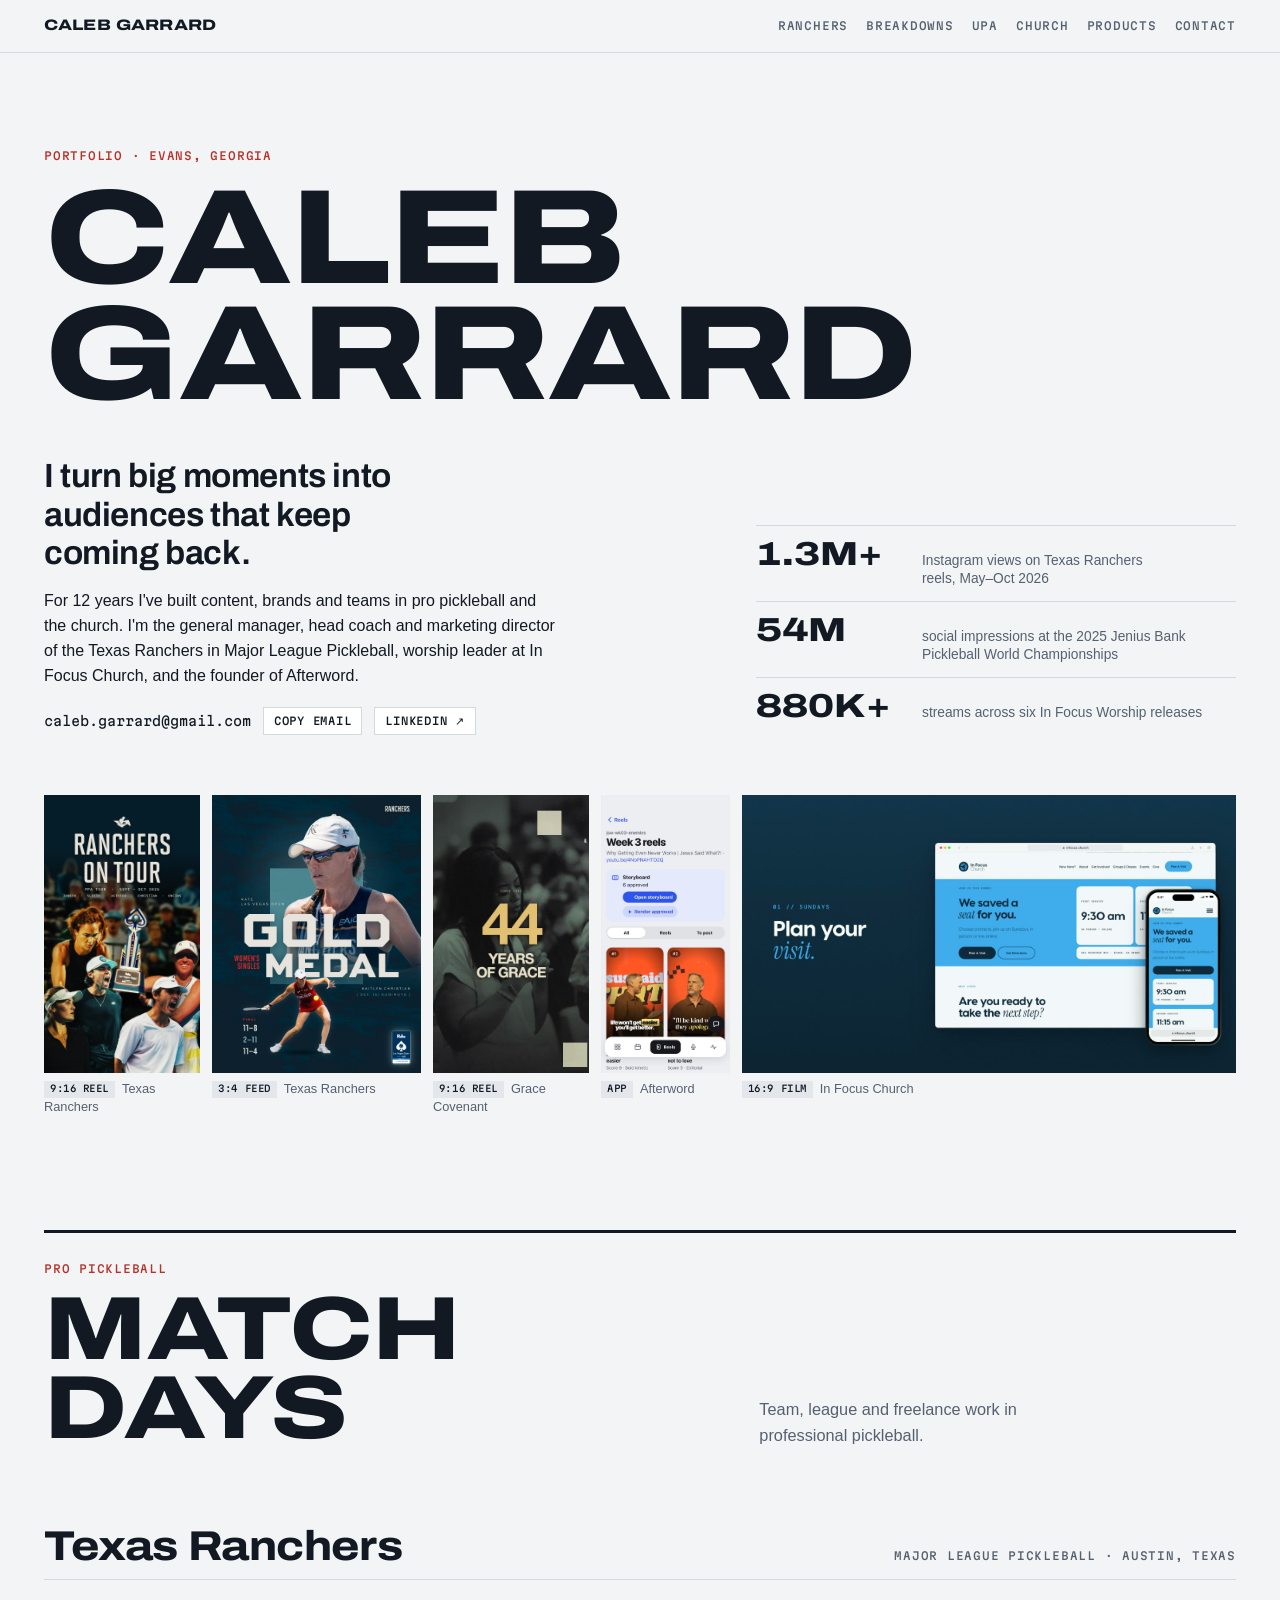
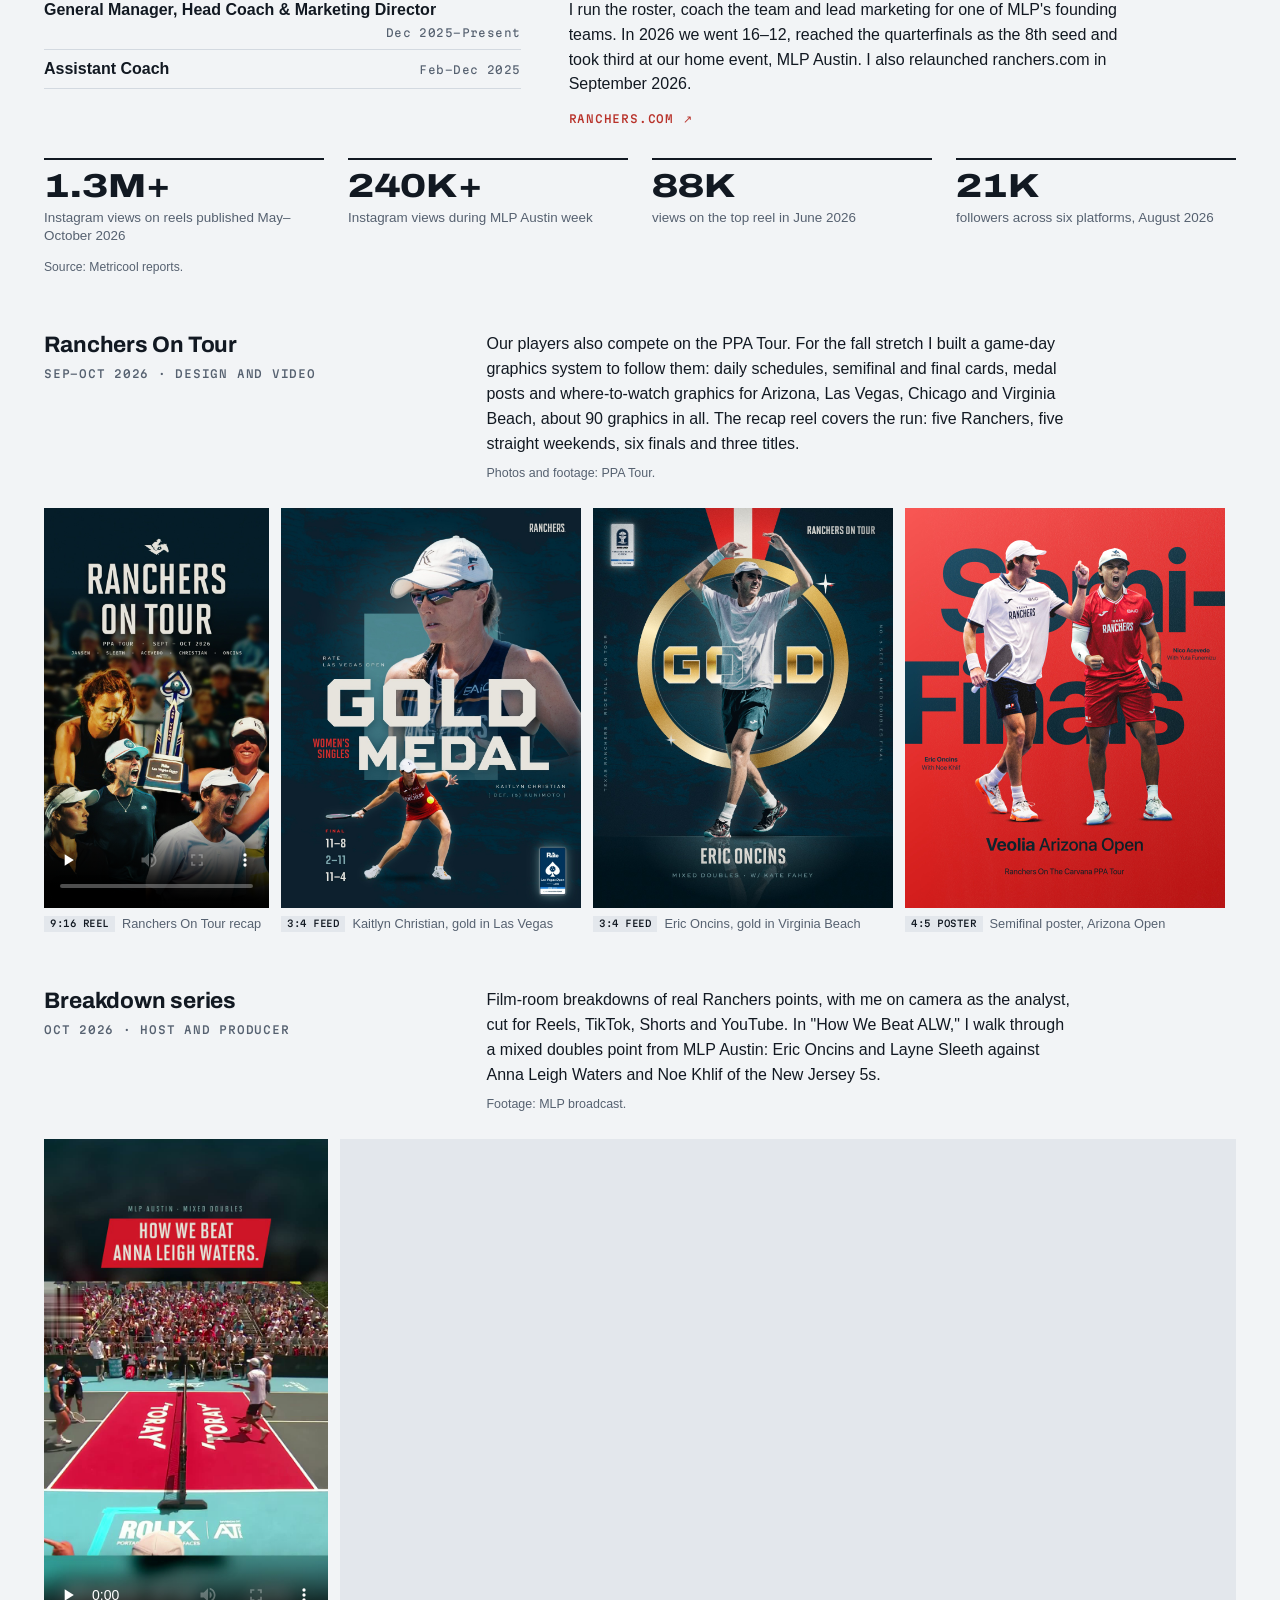
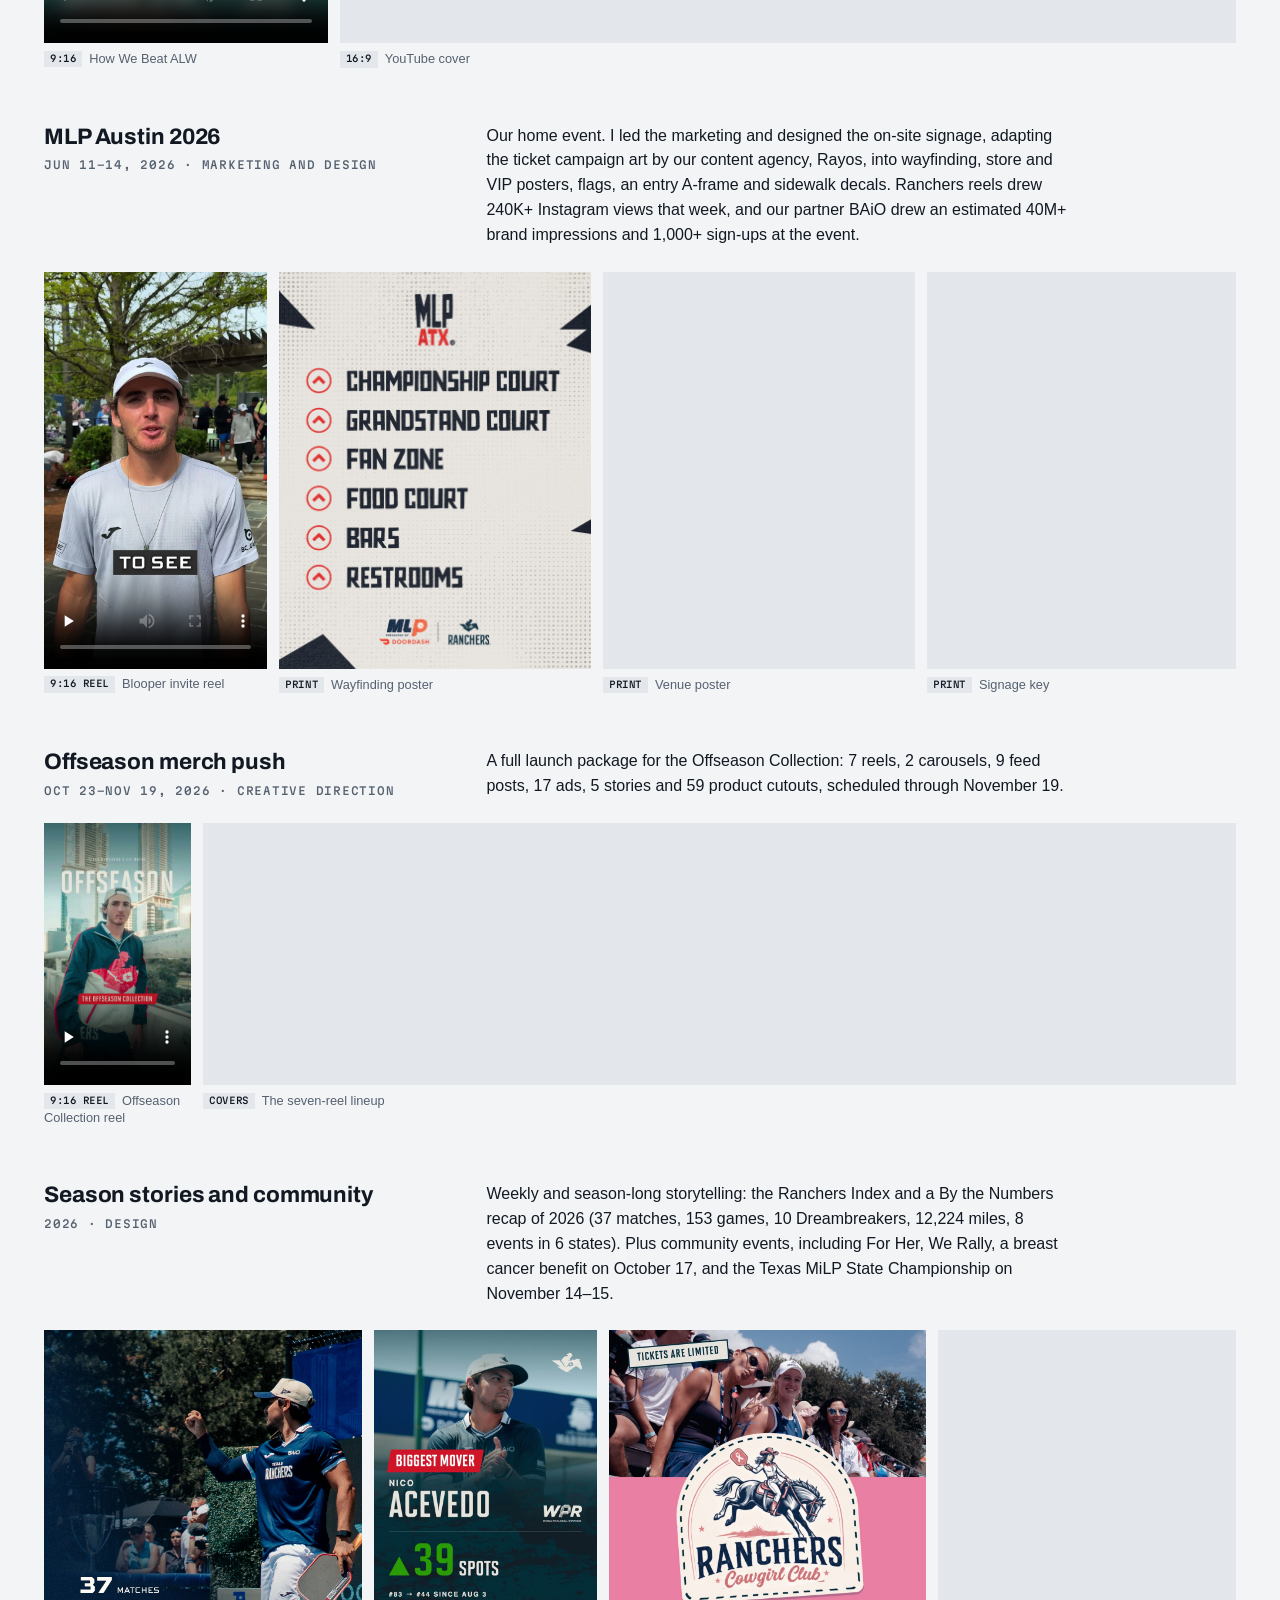
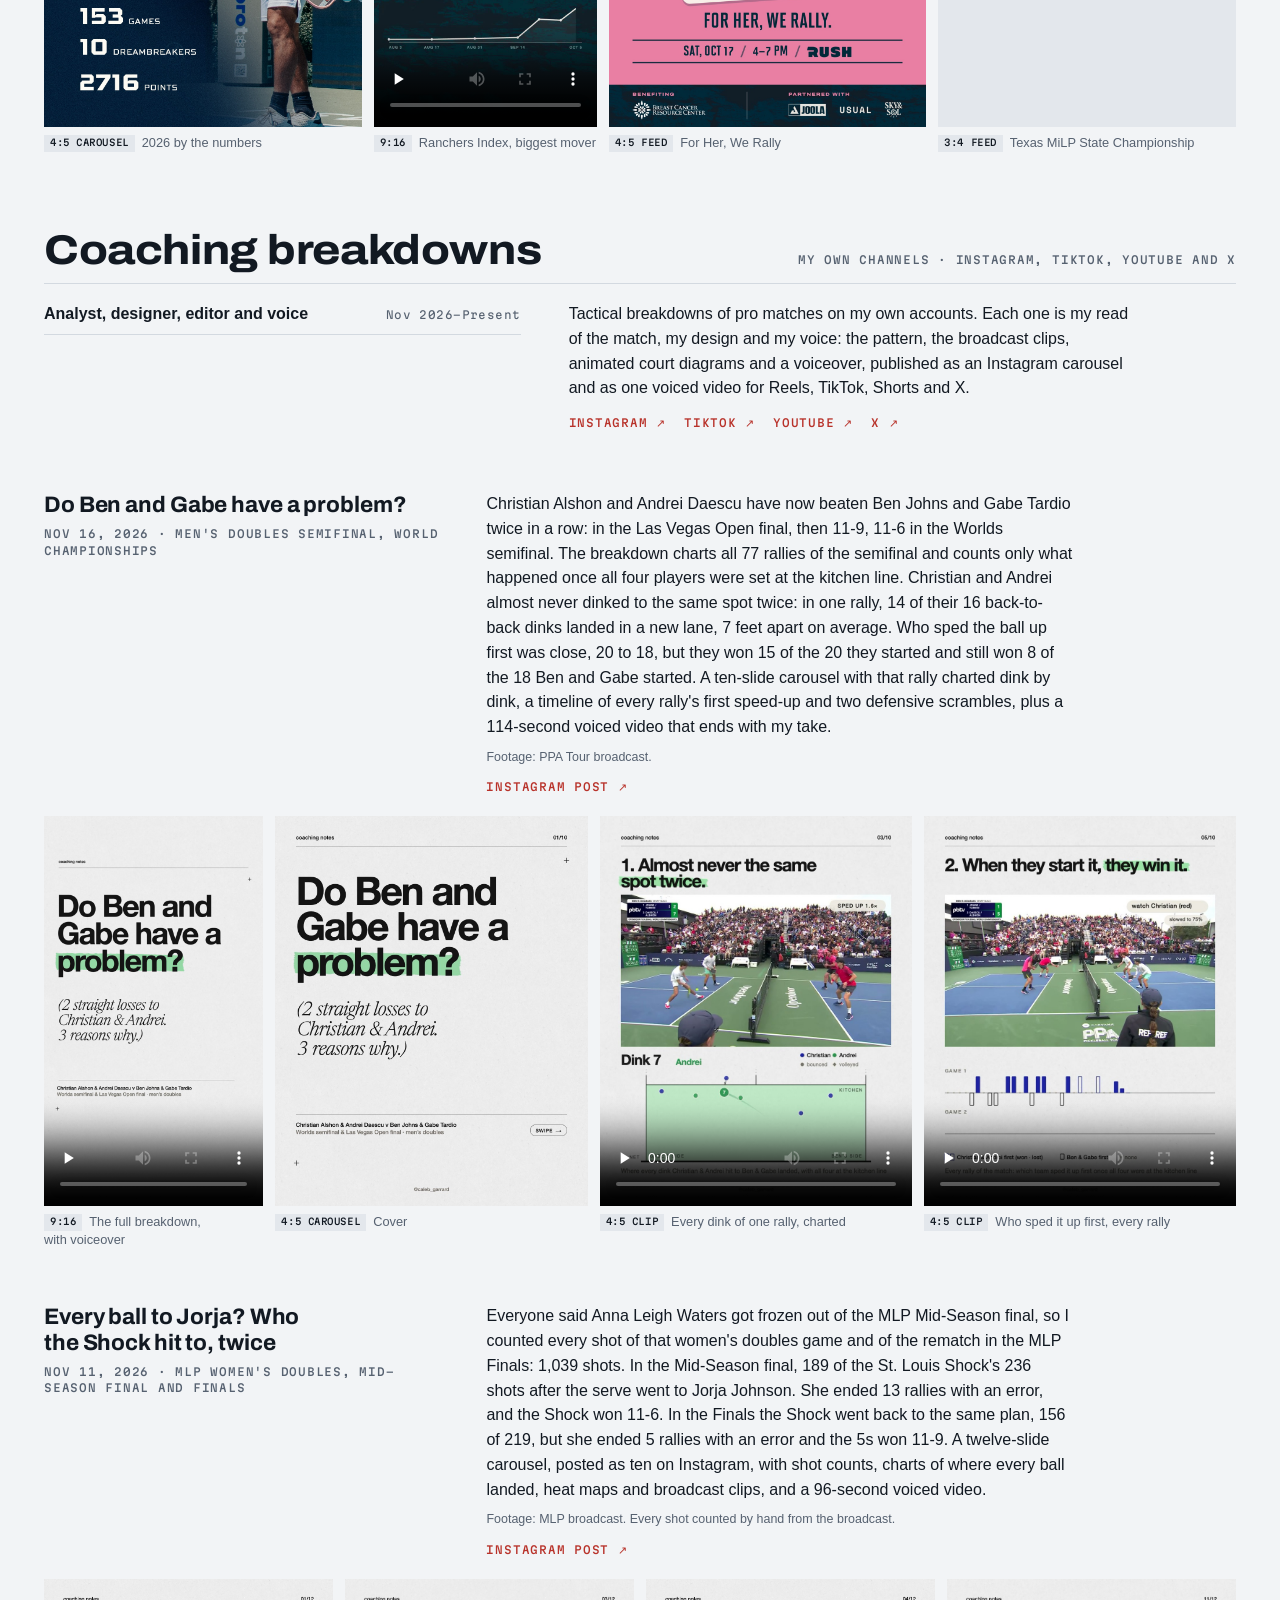
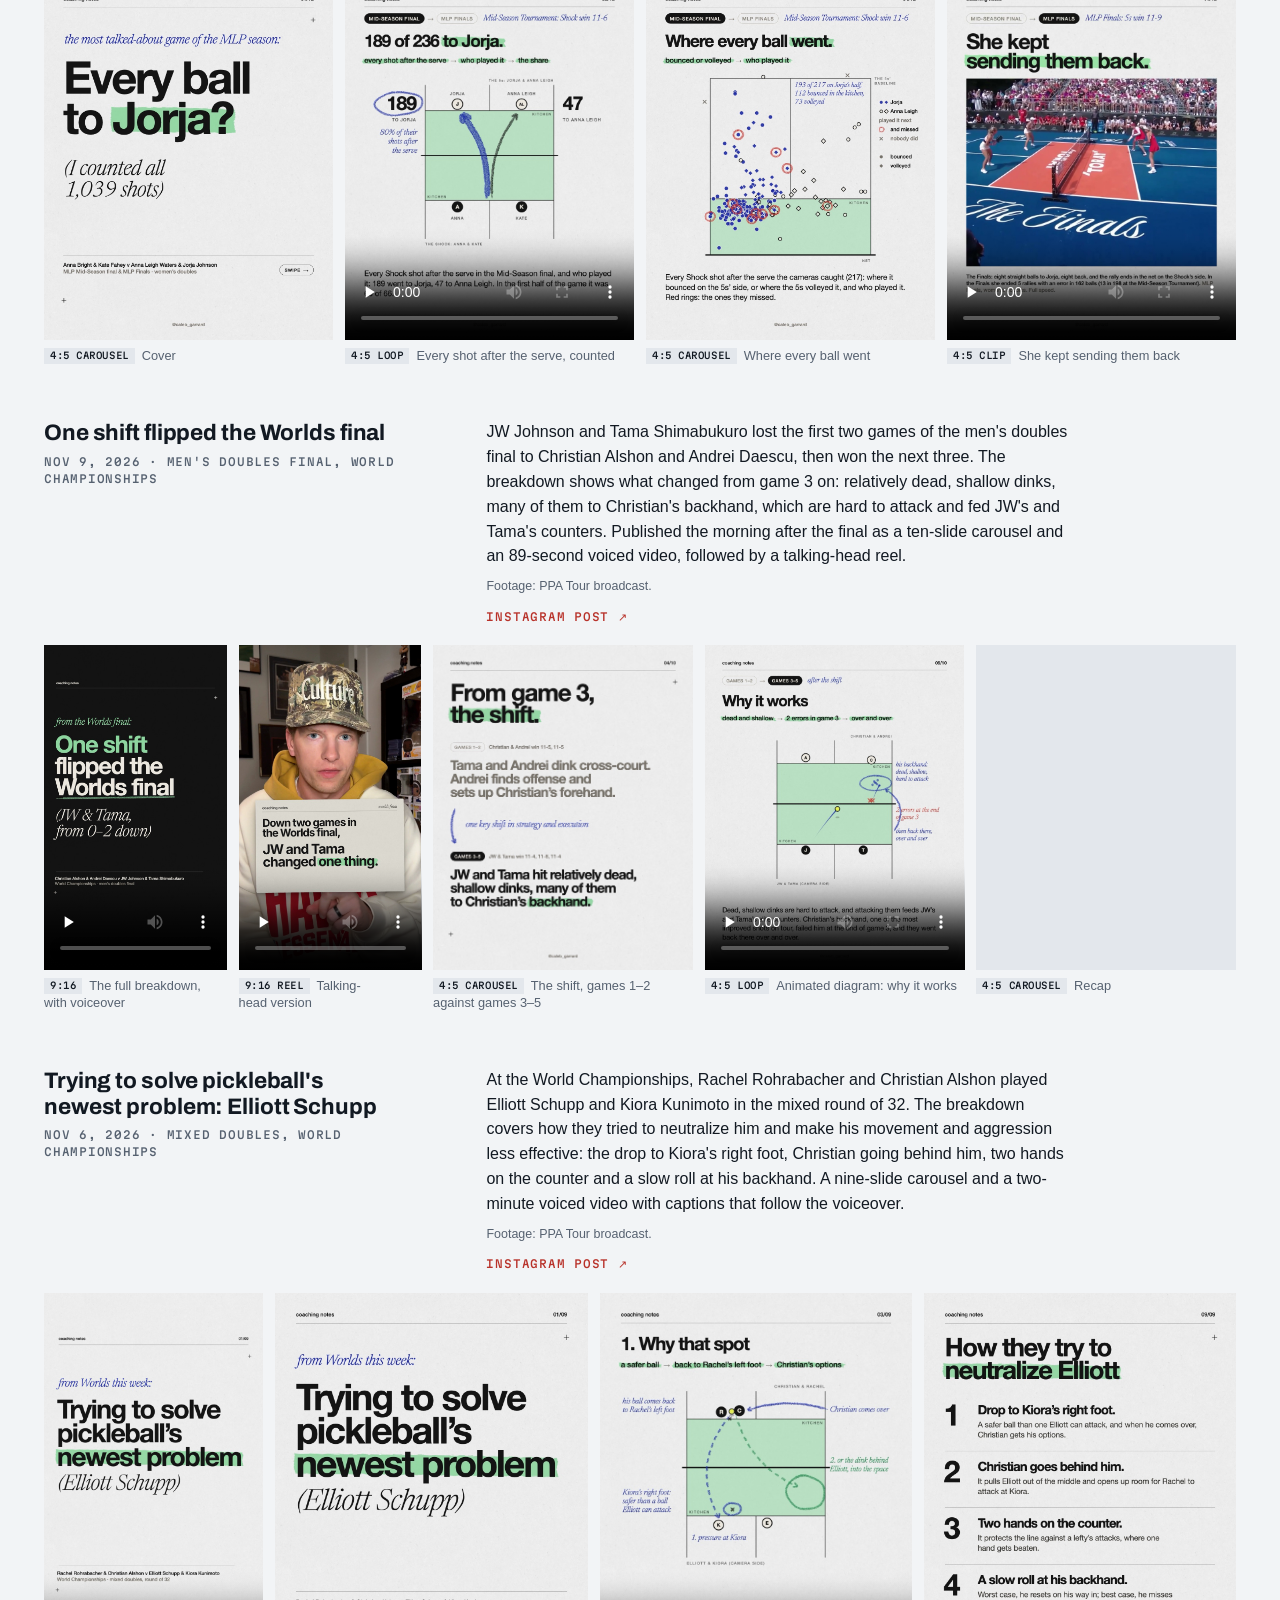
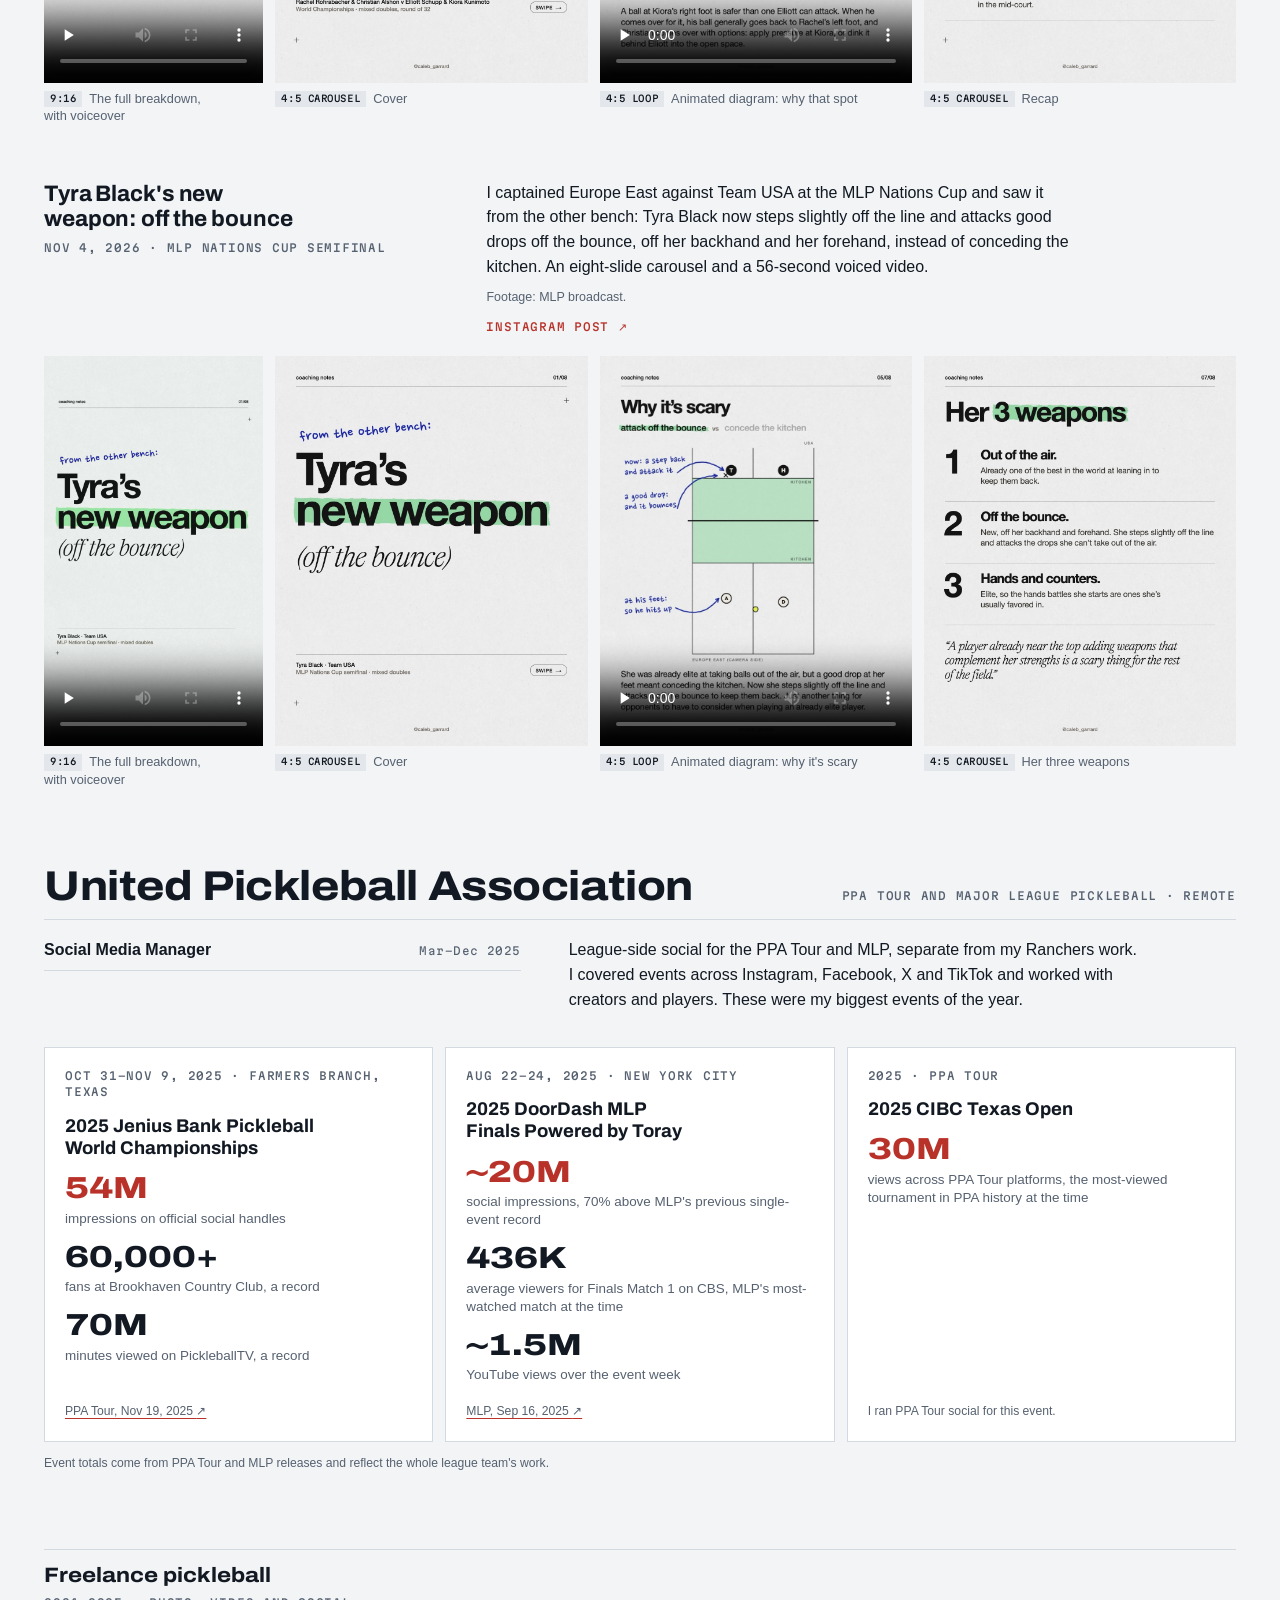
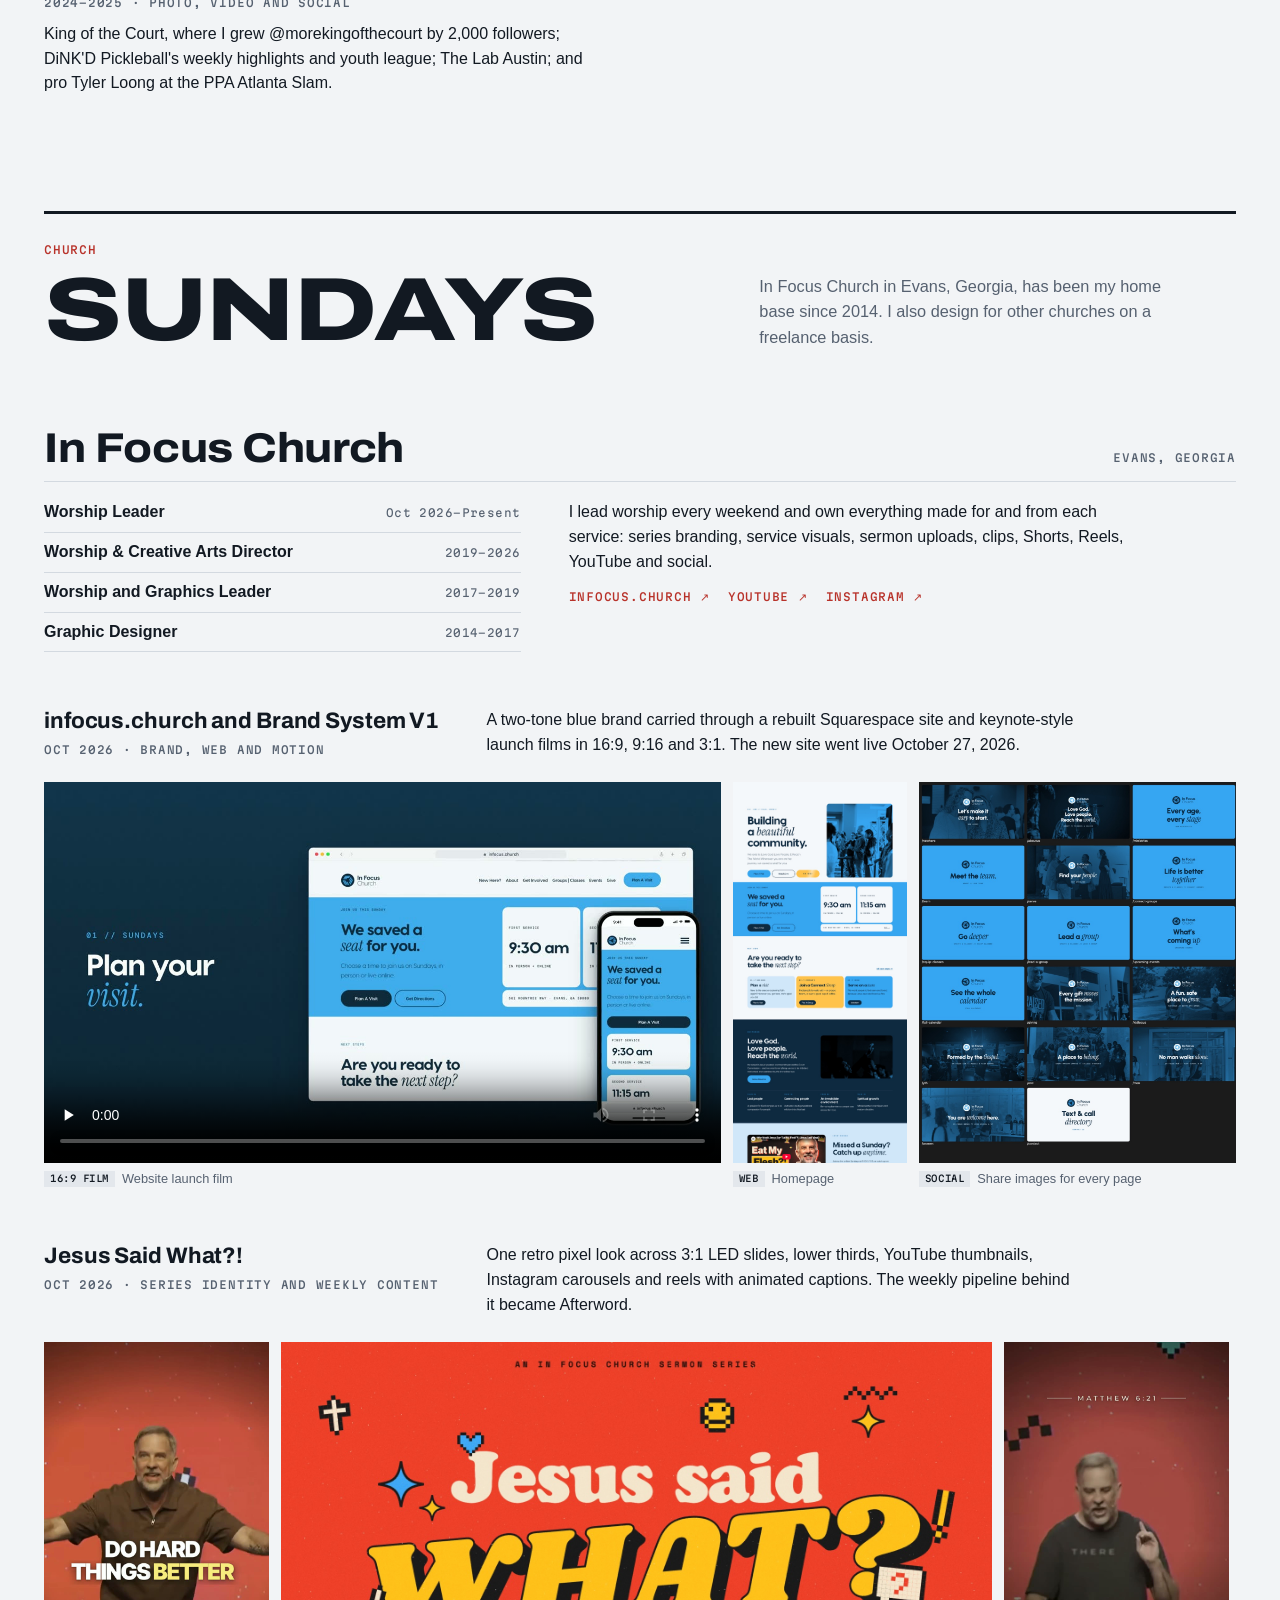
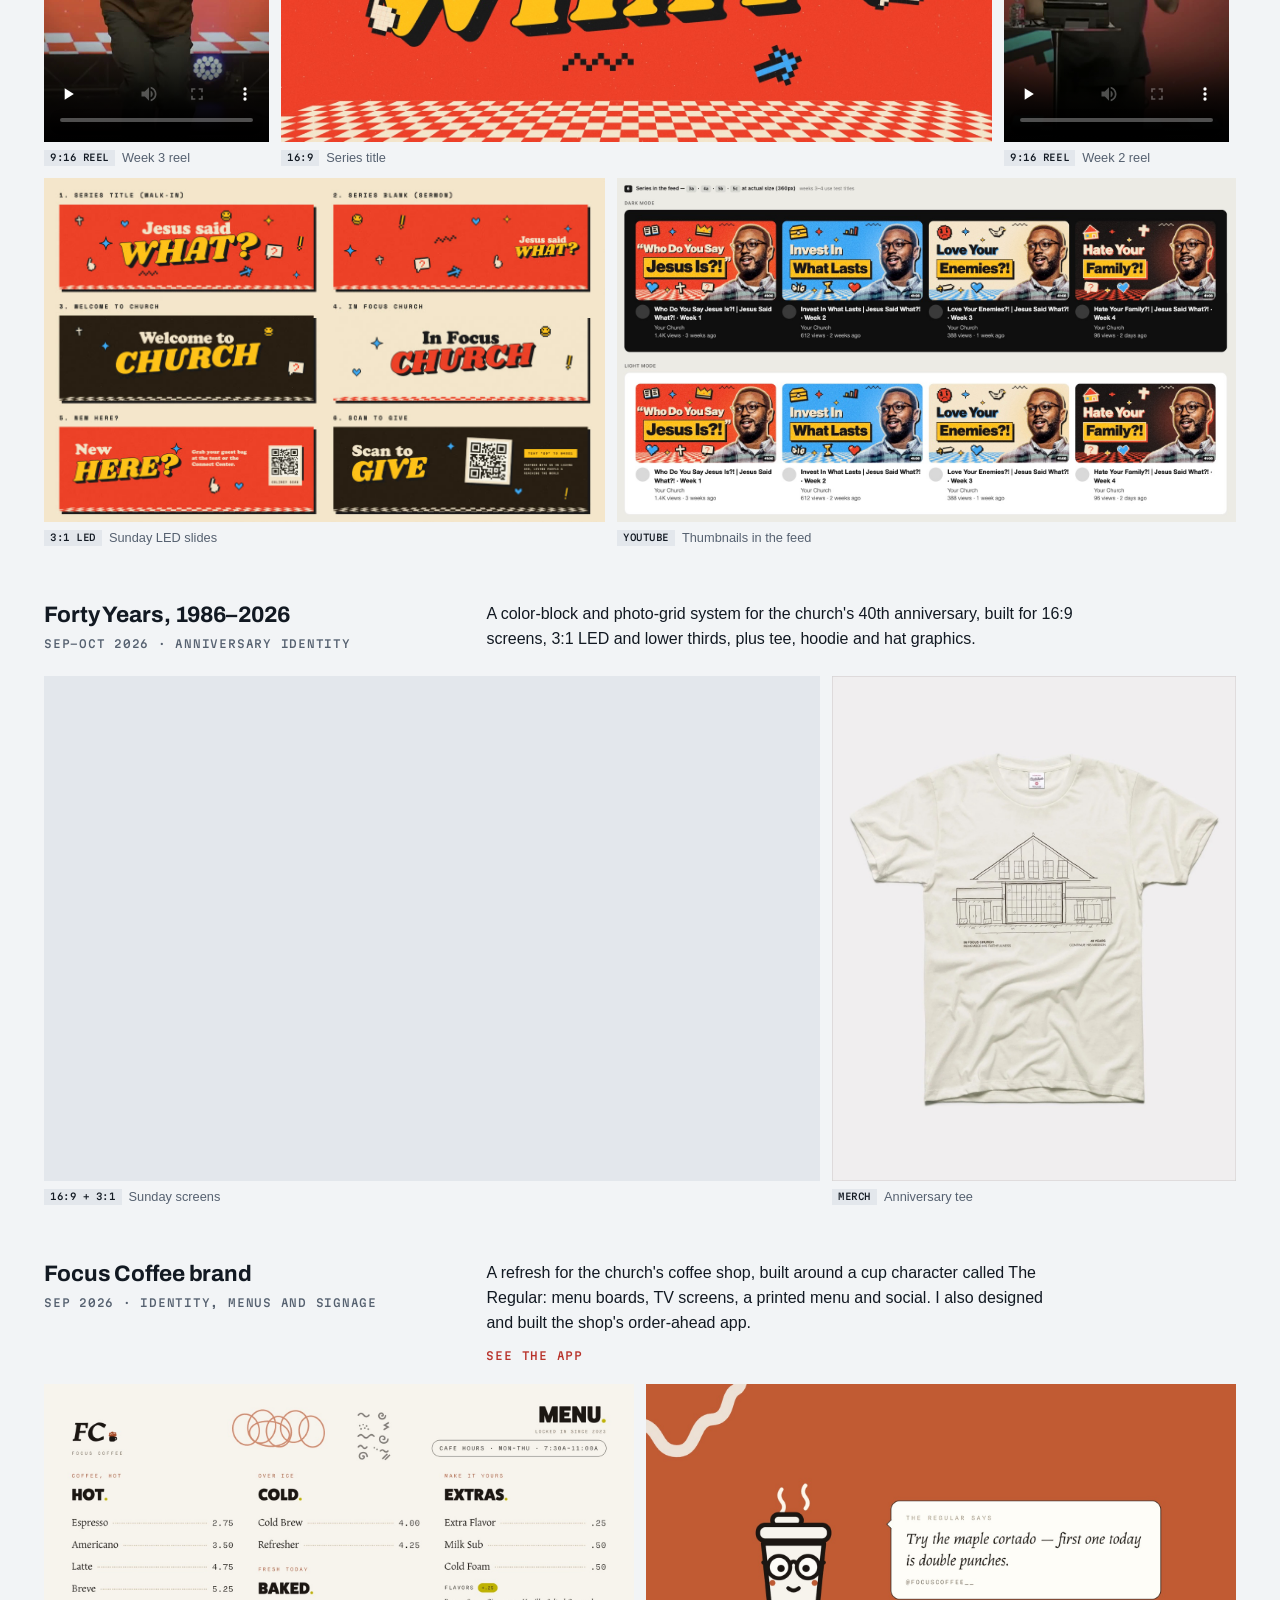
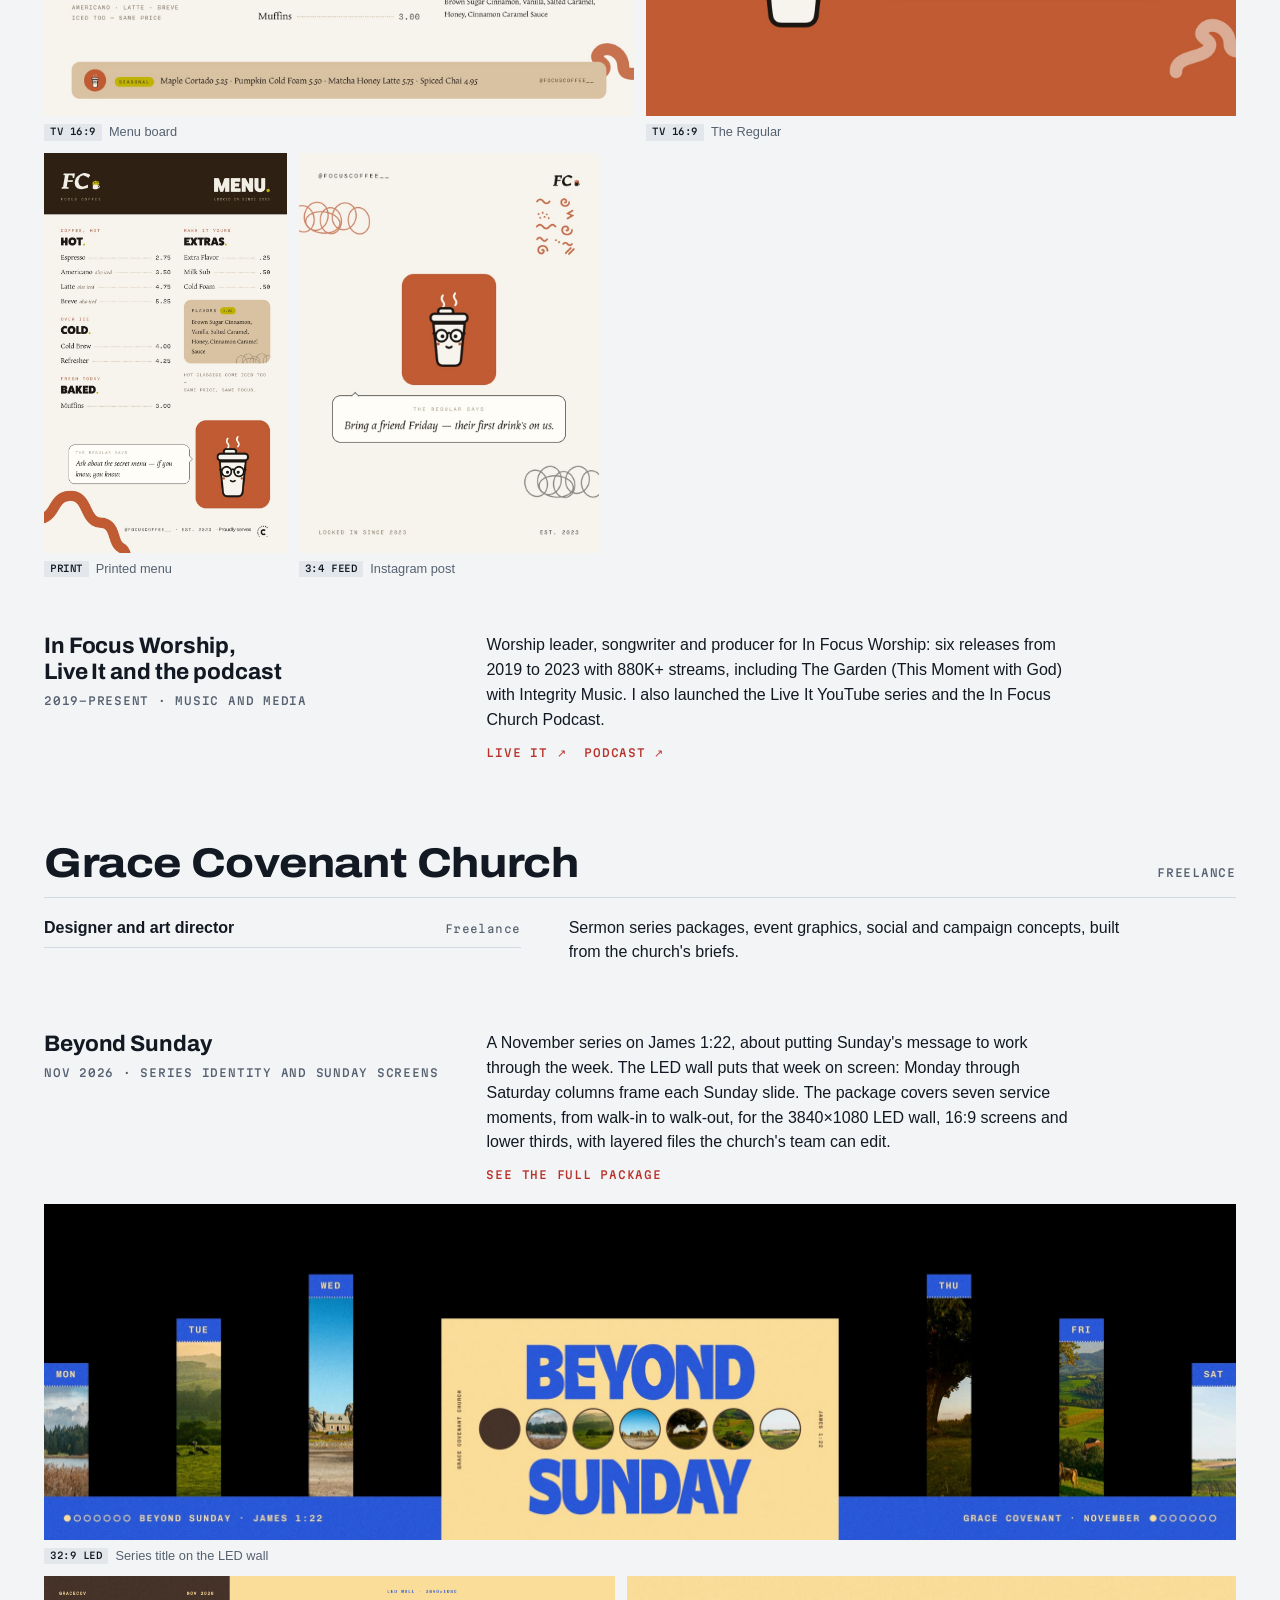
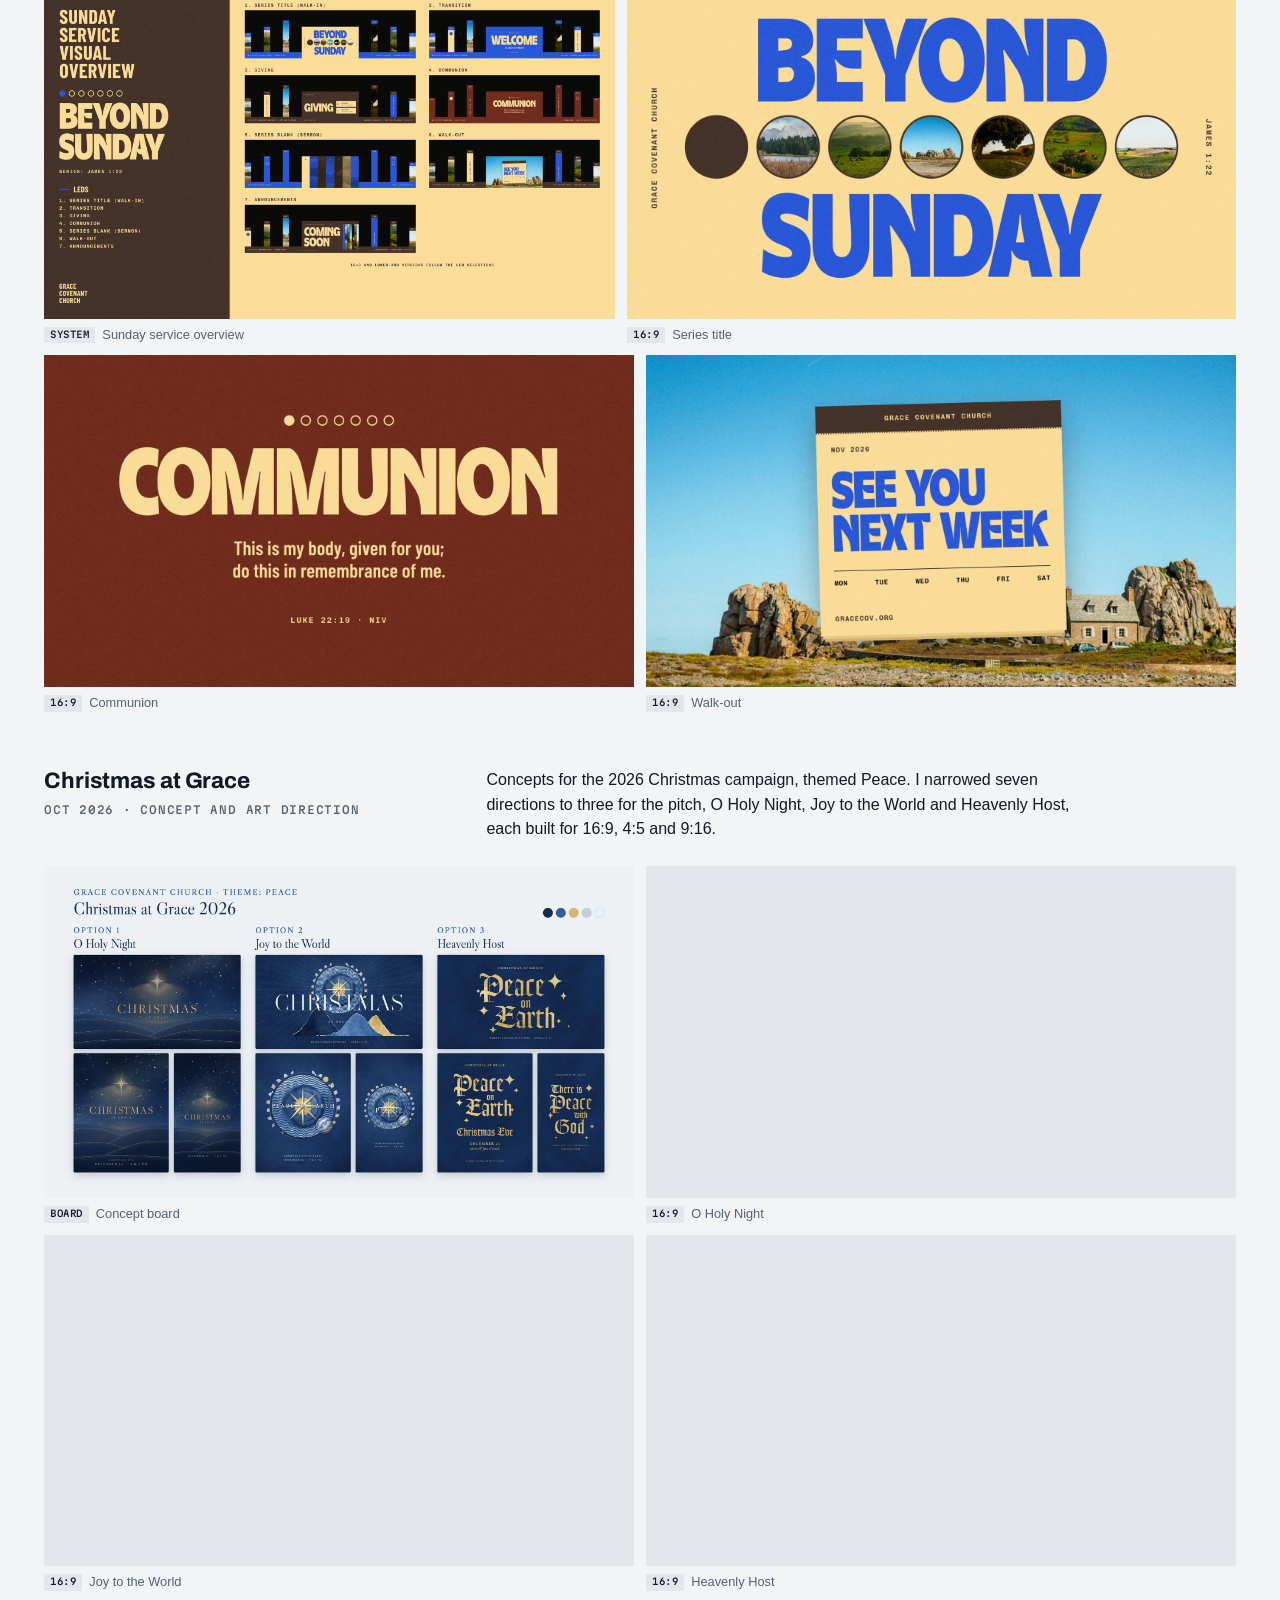
<file: index.html>
<!doctype html>
<html lang="en">
<head>
<meta charset="utf-8">
<meta name="viewport" content="width=device-width, initial-scale=1, viewport-fit=cover">
<meta property="og:title" content="Caleb Garrard">
<meta property="og:description" content="Texas Ranchers GM, head coach and marketing director, worship leader at In Focus Church, founder of Afterword.">
<meta property="og:type" content="website">
<meta property="og:url" content="https://calebgarrard-source.github.io/">
<meta property="og:image" content="https://calebgarrard-source.github.io/assets/og-card.jpg">
<meta property="og:image:width" content="1200">
<meta property="og:image:height" content="627">
<meta name="twitter:card" content="summary_large_image">
<link rel="canonical" href="https://calebgarrard-source.github.io/">
<link rel="icon" type="image/png" sizes="32x32" href="assets/favicon-32.png">
<link rel="apple-touch-icon" href="assets/apple-touch-icon.png">
<meta name="theme-color" content="#f2f4f6" media="(prefers-color-scheme: light)">
<meta name="theme-color" content="#0e1319" media="(prefers-color-scheme: dark)">
<style>:root{color-scheme:light;padding-top:env(safe-area-inset-top,0px);padding-bottom:env(safe-area-inset-bottom,0px)}body{margin:0;font:14px/1.4 -apple-system,BlinkMacSystemFont,"Segoe UI",sans-serif}img{max-width:100%}[hidden]{display:none!important}</style>
<title>Caleb Garrard</title>
<meta name="description" content="Caleb Garrard: Texas Ranchers GM, head coach and marketing director, worship leader at In Focus Church, founder of Afterword.">
<link rel="preconnect" href="https://fonts.googleapis.com">
<link rel="preconnect" href="https://fonts.gstatic.com" crossorigin>
<link rel="stylesheet" href="https://fonts.googleapis.com/css2?family=Archivo:wdth,wght@62..125,100..900&family=Martian+Mono:wght@400;500&display=swap">
<style>
  /* Layout: a spec book. Sticky index bar; a hero with the thesis and a strip of work at its real formats;
     three bands (Match days, Sundays, Build days); every project pairs a spec header with justified
     media rows that keep each piece at its true aspect ratio and label its format. */
  :root {
    --paper: #f2f4f6;
    --surface: #ffffff;
    --ink: #121922;
    --muted: #566170;
    --rule: #d3d9e0;
    --accent: #b8322a;
    --chip: #e3e7ec;
    --scrim: rgba(9, 12, 16, 0.96);
    --scrim-ink: #f1f4f7;
    --scrim-line: rgba(241, 244, 247, 0.35);
    --display: "Archivo", "Helvetica Neue", Helvetica, Arial, sans-serif;
    --body: "Helvetica Neue", Helvetica, Arial, sans-serif;
    --mono: "Martian Mono", ui-monospace, "SF Mono", Menlo, Consolas, monospace;
    --row-h: 300px;
    --row-max: 400px;
    --gap: 12px;
    --gutter-x: clamp(16px, 4vw, 44px);
  }
  @media (prefers-color-scheme: dark) {
    :root:not([data-theme="light"]) {
      --paper: #0e1319; --surface: #151c24; --ink: #e8ecf1; --muted: #9ba7b5;
      --rule: #28323d; --accent: #e8503c; --chip: #1e2731; color-scheme: dark;
    }
  }
  :root[data-theme="dark"] {
    --paper: #0e1319; --surface: #151c24; --ink: #e8ecf1; --muted: #9ba7b5;
    --rule: #28323d; --accent: #e8503c; --chip: #1e2731; color-scheme: dark;
  }

  *, *::before, *::after { box-sizing: border-box; }
  html { scroll-behavior: smooth; -webkit-text-size-adjust: 100%; }
  @media (prefers-reduced-motion: reduce) { html { scroll-behavior: auto; } }
  body {
    background: var(--paper); color: var(--ink);
    font-family: var(--body); font-size: 16px; line-height: 1.55;
    -webkit-font-smoothing: antialiased;
  }
  body::before {
    content: ""; position: fixed; inset: 0 0 auto; height: env(safe-area-inset-top, 0px);
    z-index: 10; background: var(--paper);
  }
  .wrap {
    max-width: 1280px; margin-inline: auto;
    padding-left: max(var(--gutter-x), env(safe-area-inset-left, 0px));
    padding-right: max(var(--gutter-x), env(safe-area-inset-right, 0px));
  }
  [id] { scroll-margin-top: 76px; }
  a { color: inherit; text-decoration-color: var(--accent); text-decoration-thickness: 1px; text-underline-offset: 3px; }
  a:hover { color: var(--accent); }
  :focus-visible { outline: 2px solid var(--accent); outline-offset: 3px; }
  ::selection { background: var(--accent); color: var(--paper); }
  .skip { position: absolute; left: 12px; top: -60px; z-index: 20; padding: 10px 12px; background: var(--ink); color: var(--paper); text-decoration: none; font-family: var(--mono); font-size: 0.7rem; letter-spacing: 0.07em; text-transform: uppercase; }
  .skip:focus { top: calc(env(safe-area-inset-top, 0px) + 8px); }
  .skip:hover { color: var(--paper); }
  h1, h2, h3, h4 { text-wrap: balance; }
  p, dd, figcaption, .cap { text-wrap: pretty; }

  .label {
    font-family: var(--mono); font-size: 0.68rem; font-weight: 500;
    letter-spacing: 0.07em; text-transform: uppercase;
  }

  /* Index bar */
  .bar { position: sticky; top: env(safe-area-inset-top, 0px); z-index: 5; background: var(--paper); border-bottom: 1px solid var(--rule); }
  .bar .wrap { display: flex; align-items: center; justify-content: space-between; gap: 6px 20px; min-height: 52px; padding-block: 8px; }
  .mark {
    font-family: var(--display); font-stretch: 125%; font-weight: 800; font-size: 0.95rem;
    letter-spacing: 0.01em; text-transform: uppercase; text-decoration: none; white-space: nowrap;
  }
  .bar nav { display: flex; flex-wrap: wrap; justify-content: flex-end; gap: 2px 18px; }
  .bar nav a { color: var(--muted); text-decoration: none; padding-block: 4px; }
  .bar nav a:hover { color: var(--accent); }

  /* Hero */
  .hero { padding-block: clamp(36px, 7vw, 92px) 0; }
  .eyebrow { color: var(--accent); }
  h1 {
    font-family: var(--display); font-stretch: 125%; font-weight: 800;
    font-size: clamp(2.6rem, 10.5vw, 9rem); line-height: 0.86; letter-spacing: -0.015em;
    text-transform: uppercase; margin: 14px 0 0;
  }
  .hero-grid {
    display: grid; grid-template-columns: minmax(0, 1.35fr) minmax(0, 1fr);
    gap: 28px clamp(28px, 5vw, 80px); align-items: end; margin-top: clamp(22px, 3.5vw, 44px);
  }
  .lede {
    font-family: var(--display); font-weight: 650; font-size: clamp(1.4rem, 2.7vw, 2.1rem);
    line-height: 1.16; letter-spacing: -0.012em; max-width: 24ch; margin: 0 0 16px;
  }
  .hero-copy > p:not(.lede) { margin: 0 0 18px; max-width: 58ch; }
  .contact-row { display: flex; flex-wrap: wrap; align-items: center; gap: 10px 12px; }
  .email { font-family: var(--mono); font-size: 0.82rem; -webkit-user-select: all; user-select: all; overflow-wrap: anywhere; }
  .btn {
    font-family: var(--mono); font-size: 0.66rem; font-weight: 500; letter-spacing: 0.07em; text-transform: uppercase;
    color: var(--ink); background: var(--surface); border: 1px solid var(--rule); padding: 7px 10px;
    cursor: pointer; text-decoration: none; line-height: 1.2;
  }
  .btn:hover { border-color: var(--accent); color: var(--accent); }
  .proof { margin: 0; display: grid; grid-template-columns: minmax(0, 1fr); }
  .proof div {
    border-top: 1px solid var(--rule); padding: 12px 0; min-width: 0;
    display: grid; grid-template-columns: 9.5rem minmax(0, 1fr); gap: 14px; align-items: baseline;
  }
  .proof dt {
    font-family: var(--display); font-stretch: 125%; font-weight: 800; font-size: clamp(1.6rem, 2.6vw, 2.2rem);
    line-height: 1; font-variant-numeric: tabular-nums;
  }
  .proof dd { margin: 0; font-size: 0.86rem; line-height: 1.35; color: var(--muted); }

  /* Media rows: flex-grow and basis are proportional to each piece's aspect ratio (set inline),
     so every piece in a row lands at the same height; max-width caps very tall rows. */
  .media { display: flex; flex-wrap: wrap; gap: var(--gap); align-items: flex-start; }
  .m { margin: 0; min-width: 0; }
  .m img, .m video { display: block; width: 100%; height: auto; background: var(--chip); }
  .m video { aspect-ratio: var(--ar); object-fit: cover; }
  .m figcaption, .strip .cap { display: block; margin-top: 7px; font-size: 0.8rem; line-height: 1.35; color: var(--muted); }
  .fmt {
    display: inline-block; font-family: var(--mono); font-size: 0.58rem; font-weight: 500;
    letter-spacing: 0.06em; text-transform: uppercase; color: var(--ink); background: var(--chip);
    padding: 2px 6px; margin-right: 7px; vertical-align: 1px; white-space: nowrap;
  }
  .zoom { display: block; width: 100%; padding: 0; border: 0; background: none; cursor: zoom-in; }
  .zoom img { transition: opacity 0.2s; }
  .zoom:hover img { opacity: 0.9; }
  .strip { margin-top: clamp(32px, 5vw, 60px); --row-h: 270px; --row-max: 400px; }
  .strip a { text-decoration: none; color: inherit; }
  .strip img { display: block; width: 100%; height: auto; background: var(--chip); }
  .strip a:hover .cap { color: var(--accent); }
  /* Per-gallery sizing: two-piece galleries may grow taller; wide-only galleries sit lower. */
  .media.big { --row-max: 520px; }
  .media.huge { --row-max: 640px; }
  .media.tight { --row-h: 250px; }

  /* Bands */
  .world { margin-top: clamp(64px, 9vw, 120px); }
  .world-head {
    border-top: 3px solid var(--ink); padding-top: clamp(18px, 2.5vw, 28px);
    display: grid; grid-template-columns: minmax(0, 1.4fr) minmax(0, 1fr); gap: 16px 48px; align-items: end;
  }
  .world-head .label { display: block; color: var(--accent); margin-bottom: 12px; }
  .world-head h2, .foot h2 {
    font-family: var(--display); font-stretch: 125%; font-weight: 800; font-size: clamp(2.5rem, 7vw, 6rem);
    line-height: 0.88; letter-spacing: -0.015em; text-transform: uppercase; margin: 0;
  }
  .world-head p { margin: 0; max-width: 46ch; color: var(--muted); font-size: 1.02rem; }

  /* Organizations */
  .org { margin-top: clamp(44px, 6vw, 84px); }
  .org-head {
    display: flex; flex-wrap: wrap; align-items: baseline; justify-content: space-between;
    gap: 6px 24px; padding-bottom: 12px; border-bottom: 1px solid var(--rule);
  }
  .org-head h2, .org-head h3 {
    font-family: var(--display); font-stretch: 112%; font-weight: 760; font-size: clamp(1.6rem, 3.4vw, 2.6rem);
    line-height: 1.02; letter-spacing: -0.01em; margin: 0;
  }
  .org-head .label { color: var(--muted); }
  .org-intro { display: grid; grid-template-columns: minmax(0, 1fr) minmax(0, 1.4fr); gap: 20px 48px; margin-top: 18px; }
  .org-intro p { margin: 0 0 10px; max-width: 64ch; }
  .org > .media { margin-top: 26px; }
  .roles { list-style: none; margin: 0; padding: 0; display: grid; gap: 7px; align-content: start; }
  .roles li {
    display: flex; flex-wrap: wrap; justify-content: space-between; align-items: baseline;
    gap: 2px 16px; border-bottom: 1px solid var(--rule); padding-bottom: 7px;
  }
  .roles b { font-weight: 600; }
  .roles span { font-family: var(--mono); font-size: 0.68rem; letter-spacing: 0.04em; color: var(--muted); font-variant-numeric: tabular-nums; margin-left: auto; text-align: right; text-wrap: balance; }
  .roles.spec span { text-transform: uppercase; }
  .links { display: flex; flex-wrap: wrap; gap: 8px 18px; margin-top: 2px; }
  .links a { color: var(--accent); text-decoration: none; padding-block: 4px; }
  .links a:hover { text-decoration: underline; }
  .stats { display: grid; grid-template-columns: repeat(auto-fit, minmax(170px, 1fr)); gap: 16px 24px; margin: 26px 0 0; }
  .stats div { border-top: 2px solid var(--ink); padding-top: 10px; min-width: 0; }
  .stats dt, .event dt {
    font-family: var(--display); font-stretch: 125%; font-weight: 800; line-height: 1; font-variant-numeric: tabular-nums;
  }
  .stats dt { font-size: clamp(1.5rem, 2.6vw, 2.1rem); }
  .stats dd, .event dd { margin: 6px 0 0; font-size: 0.84rem; color: var(--muted); line-height: 1.35; }
  .source { font-size: 0.76rem; color: var(--muted); margin: 12px 0 0; }
  .source a { display: inline-block; padding-block: 4px; margin-block: -4px; }
  .nowrap { white-space: nowrap; }

  /* Projects */
  .project { margin-top: clamp(32px, 4.5vw, 56px); }
  .project-head { display: grid; grid-template-columns: minmax(0, 1fr) minmax(0, 1.9fr); gap: 10px 48px; margin-bottom: 16px; }
  .project-head h4 {
    font-family: var(--display); font-weight: 720; font-size: clamp(1.15rem, 1.8vw, 1.4rem);
    line-height: 1.15; letter-spacing: -0.005em; margin: 0;
  }
  .when { display: block; margin-top: 8px; color: var(--muted); }
  .project-head p { margin: 0 0 8px; max-width: 66ch; }
  .credit { font-size: 0.78rem; color: var(--muted); }

  /* League events */
  .events { display: grid; grid-template-columns: repeat(auto-fit, minmax(260px, 1fr)); gap: var(--gap); margin-top: 24px; }
  .event { background: var(--surface); border: 1px solid var(--rule); padding: 20px; display: flex; flex-direction: column; gap: 14px; min-width: 0; }
  .event .when { margin-top: 0; }
  .event h4 { font-family: var(--display); font-weight: 720; font-size: 1.15rem; line-height: 1.2; margin: 0; }
  .event dl { margin: 0; display: grid; gap: 14px; }
  .event dt { font-size: 1.9rem; }
  .event dt.lead { color: var(--accent); }
  .event .source { margin-top: auto; padding-top: 4px; }

  /* Smaller notes */
  .also { display: grid; grid-template-columns: repeat(auto-fit, minmax(280px, 1fr)); gap: 24px 48px; margin-top: clamp(44px, 6vw, 76px); }
  .also section { border-top: 1px solid var(--rule); padding-top: 14px; min-width: 0; }
  .also h3 { font-family: var(--display); font-stretch: 112%; font-weight: 740; font-size: 1.3rem; line-height: 1.1; margin: 0; }
  .also .label { display: block; margin-top: 8px; color: var(--muted); }
  .also p { margin: 10px 0 0; max-width: 62ch; }

  /* Footer */
  .foot { margin-top: clamp(72px, 10vw, 136px); padding-block: 0 clamp(40px, 6vw, 72px); }
  .foot-grid {
    border-top: 3px solid var(--ink); padding-top: clamp(18px, 2.5vw, 28px);
    display: grid; grid-template-columns: minmax(0, 1fr) minmax(0, 1fr); gap: 20px 48px; align-items: end;
  }
  .foot .eyebrow { display: block; margin-bottom: 12px; }
  .foot .small { font-size: 0.82rem; color: var(--muted); margin: 14px 0 0; }
  .credits { margin-top: 36px !important; }

  /* Image viewer */
  #viewer {
    position: fixed; inset: 0; width: 100%; height: 100%; max-width: none; max-height: none; margin: 0; border: 0;
    padding: max(12px, env(safe-area-inset-top, 0px)) max(16px, env(safe-area-inset-right, 0px))
             max(12px, env(safe-area-inset-bottom, 0px)) max(16px, env(safe-area-inset-left, 0px));
    background: var(--scrim); color: var(--scrim-ink);
  }
  #viewer[open] { display: flex; flex-direction: column; gap: 10px; }
  #viewer::backdrop { background: transparent; }
  .viewer-bar { display: flex; align-items: center; gap: 12px; }
  .viewer-cap { margin: 0; font-size: 0.9rem; min-width: 0; flex: 1; }
  .viewer-count { font-family: var(--mono); font-size: 0.68rem; opacity: 0.75; }
  .viewer-stage { flex: 1; min-height: 0; display: flex; align-items: center; justify-content: center; }
  #viewer-img { display: block; max-width: 100%; max-height: 100%; width: auto; height: auto; object-fit: contain; }
  .viewer-nav { display: flex; justify-content: space-between; gap: 12px; }
  .vbtn {
    font-family: var(--mono); font-size: 0.66rem; font-weight: 500; letter-spacing: 0.07em; text-transform: uppercase;
    color: var(--scrim-ink); background: transparent; border: 1px solid var(--scrim-line); padding: 9px 12px; cursor: pointer;
  }
  .vbtn:hover { border-color: var(--scrim-ink); }
  .vbtn:focus-visible { outline-color: var(--scrim-ink); }

  @media (max-width: 880px) {
    .hero-grid { grid-template-columns: minmax(0, 1fr); }
    .proof { grid-template-columns: repeat(3, minmax(0, 1fr)); gap: 14px; }
    .proof div { display: block; padding-bottom: 0; }
    .proof dt { font-size: clamp(1.2rem, 5.4vw, 1.9rem); }
    .proof dd { margin-top: 8px; font-size: 0.78rem; }
  }
  @media (max-width: 800px) {
    :root { --row-h: 160px; --row-max: 440px; }
    .strip { --row-h: 140px; --row-max: 300px; }
    .media.tight { --row-h: 160px; }
    .world-head, .org-intro, .project-head, .foot-grid { grid-template-columns: minmax(0, 1fr); }
  }
  @media (max-width: 720px) {
    .mark { display: none; }
    .bar nav { justify-content: flex-start; gap: 2px 14px; }
  }
  @media (max-width: 600px) {
    :root { --gap: 8px; }
    .bar .wrap { padding-block: 2px; }
    .bar nav { flex: 1; display: grid; grid-template-columns: repeat(3, auto); justify-content: space-between; gap: 8px 12px; padding-block: 2px; }
    .bar nav a { padding-block: 6px; }
    [id] { scroll-margin-top: 88px; }
    .btn { padding: 10px 12px; }
    .media { row-gap: 18px; }
  }
</style>

</head>
<body>
<header class="bar">
  <a class="skip" href="#top">Skip to the work</a>
  <div class="wrap">
    <a class="mark" href="#top">Caleb Garrard</a>
    <nav class="label" aria-label="Sections">
      <a href="#ranchers">Ranchers</a>
      <a href="#breakdowns">Breakdowns</a>
      <a href="#upa">UPA</a>
      <a href="#sundays">Church</a>
      <a href="#build-days">Products</a>
      <a href="#contact">Contact</a>
    </nav>
  </div>
</header>

<main id="top">
  <section class="hero wrap" aria-labelledby="name">
    <span class="label eyebrow">Portfolio · Evans, Georgia</span>
    <h1 id="name">Caleb Garrard</h1>
    <div class="hero-grid">
      <div class="hero-copy">
        <p class="lede">I turn big moments into audiences that keep coming back.</p>
        <p>For 12 years I've built content, brands and teams in pro pickleball and the church. I'm the general manager, head coach and marketing director of the Texas Ranchers in Major League Pickleball, worship leader at In Focus Church, and the founder of Afterword.</p>
        <div class="contact-row">
          <span class="email" id="hero-email">caleb.garrard@gmail.com</span>
          <button class="btn" type="button" id="copy-hero" data-copy="caleb.garrard@gmail.com" data-target="hero-email">Copy email</button>
          <a class="btn" href="https://www.linkedin.com/in/caleb-garrard-7bb913140" target="_blank" rel="noopener">LinkedIn <span aria-hidden="true">↗</span></a>
        </div>
      </div>
      <dl class="proof">
        <div><dt>1.3M+</dt><dd>Instagram views on Texas Ranchers reels, <span class="nowrap">May–Oct 2026</span></dd></div>
        <div><dt>54M</dt><dd>social impressions at the 2025 Jenius Bank Pickleball World Championships</dd></div>
        <div><dt>880K+</dt><dd>streams across six In Focus Worship releases</dd></div>
      </dl>
    </div>
    <div class="media strip"><a class="m" href="#ranchers" style="--ar:0.5625;flex:56.2 1 calc(0.5625 * var(--row-h));max-width:calc(0.5625 * var(--row-max))"><img src="assets/ranchers-tour-recap-poster.jpg" width="720" height="1280" alt="" decoding="async"><span class="cap"><span class="fmt">9:16 reel</span>Texas Ranchers</span></a><a class="m" href="#ranchers" style="--ar:0.7500;flex:75.0 1 calc(0.7500 * var(--row-h));max-width:calc(0.7500 * var(--row-max))"><img src="assets/ranchers-tour-christian-gold.jpg" width="1080" height="1440" alt="" decoding="async"><span class="cap"><span class="fmt">3:4 feed</span>Texas Ranchers</span></a><a class="m" href="#grace-covenant" style="--ar:0.5625;flex:56.2 1 calc(0.5625 * var(--row-h));max-width:calc(0.5625 * var(--row-max))"><img src="assets/gcc-44-years-reel-poster.jpg" width="720" height="1280" alt="" decoding="async"><span class="cap"><span class="fmt">9:16 reel</span>Grace Covenant</span></a><a class="m" href="#afterword" style="--ar:0.4621;flex:46.2 1 calc(0.4621 * var(--row-h));max-width:calc(0.4621 * var(--row-max))"><img src="assets/afterword-reels-screen.jpg" width="647" height="1400" alt="" decoding="async"><span class="cap"><span class="fmt">App</span>Afterword</span></a><a class="m" href="#in-focus" style="--ar:1.7778;flex:177.8 1 calc(1.7778 * var(--row-h));max-width:calc(1.7778 * var(--row-max))"><img src="assets/ifc-site-reveal-poster.jpg" width="1280" height="720" alt="" decoding="async"><span class="cap"><span class="fmt">16:9 film</span>In Focus Church</span></a></div>
  </section>

  <!-- ===================== MATCH DAYS ===================== -->
  <section class="world wrap" id="match-days" aria-labelledby="match-days-h">
    <div class="world-head">
      <div><span class="label">Pro pickleball</span><h2 id="match-days-h">Match days</h2></div>
      <p>Team, league and freelance work in professional pickleball.</p>
    </div>

    <article class="org" id="ranchers">
      <div class="org-head">
        <h3>Texas Ranchers</h3>
        <span class="label">Major League Pickleball · Austin, Texas</span>
      </div>
      <div class="org-intro">
        <ul class="roles">
          <li><b>General Manager, Head Coach &amp; Marketing Director</b><span>Dec 2025–Present</span></li>
          <li><b>Assistant Coach</b><span>Feb–Dec 2025</span></li>
        </ul>
        <div>
          <p>I run the roster, coach the team and lead marketing for one of MLP's founding teams. In 2026 we went 16–12, reached the quarterfinals as the 8th seed and took third at our home event, MLP Austin. I also relaunched ranchers.com in September 2026.</p>
          <div class="links label"><a href="https://ranchers.com" target="_blank" rel="noopener">ranchers.com <span aria-hidden="true">↗</span></a></div>
        </div>
      </div>
      <dl class="stats">
        <div><dt>1.3M+</dt><dd>Instagram views on reels published May–October 2026</dd></div>
        <div><dt>240K+</dt><dd>Instagram views during MLP Austin week</dd></div>
        <div><dt>88K</dt><dd>views on the top reel in June 2026</dd></div>
        <div><dt>21K</dt><dd>followers across six platforms, August 2026</dd></div>
      </dl>
      <p class="source">Source: Metricool reports.</p>

      <div class="project">
        <div class="project-head">
          <div><h4>Ranchers On Tour</h4><span class="label when">Sep–Oct 2026 · Design and video</span></div>
          <div>
            <p>Our players also compete on the PPA Tour. For the fall stretch I built a game-day graphics system to follow them: daily schedules, semifinal and final cards, medal posts and where-to-watch graphics for Arizona, Las Vegas, Chicago and Virginia Beach, about 90 graphics in all. The recap reel covers the run: five Ranchers, five straight weekends, six finals and three titles.</p>
            <p class="credit">Photos and footage: PPA Tour.</p>
          </div>
        </div>
        <div class="media"><figure class="m" style="--ar:0.5625;flex:56.2 1 calc(0.5625 * var(--row-h));max-width:calc(0.5625 * var(--row-max))"><video src="assets/ranchers-tour-recap.mp4" data-poster="assets/ranchers-tour-recap-poster.jpg" width="720" height="1280" controls playsinline preload="none" aria-label="Ranchers On Tour recap"></video><figcaption><span class="fmt">9:16 reel</span>Ranchers On Tour recap</figcaption></figure><figure class="m" style="--ar:0.7500;flex:75.0 1 calc(0.7500 * var(--row-h));max-width:calc(0.7500 * var(--row-max))"><button class="zoom" type="button" data-cap="Kaitlyn Christian, gold in Las Vegas" aria-label="View larger: Kaitlyn Christian, gold in Las Vegas"><img src="assets/ranchers-tour-christian-gold.jpg" width="1080" height="1440" alt="Kaitlyn Christian, gold in Las Vegas" loading="lazy" decoding="async"></button><figcaption><span class="fmt">3:4 feed</span>Kaitlyn Christian, gold in Las Vegas</figcaption></figure><figure class="m" style="--ar:0.7500;flex:75.0 1 calc(0.7500 * var(--row-h));max-width:calc(0.7500 * var(--row-max))"><button class="zoom" type="button" data-cap="Eric Oncins, gold in Virginia Beach" aria-label="View larger: Eric Oncins, gold in Virginia Beach"><img src="assets/ranchers-tour-eric-gold.jpg" width="1080" height="1440" alt="Eric Oncins, gold in Virginia Beach" loading="lazy" decoding="async"></button><figcaption><span class="fmt">3:4 feed</span>Eric Oncins, gold in Virginia Beach</figcaption></figure><figure class="m" style="--ar:0.8000;flex:80.0 1 calc(0.8000 * var(--row-h));max-width:calc(0.8000 * var(--row-max))"><button class="zoom" type="button" data-cap="Semifinal poster, Arizona Open" aria-label="View larger: Semifinal poster, Arizona Open"><img src="assets/ranchers-gameday-az.jpg" width="1280" height="1600" alt="Semifinal poster, Arizona Open" loading="lazy" decoding="async"></button><figcaption><span class="fmt">4:5 poster</span>Semifinal poster, Arizona Open</figcaption></figure></div>
      </div>

      <div class="project">
        <div class="project-head">
          <div><h4>Breakdown series</h4><span class="label when">Oct 2026 · Host and producer</span></div>
          <div>
            <p>Film-room breakdowns of real Ranchers points, with me on camera as the analyst, cut for Reels, TikTok, Shorts and YouTube. In "How We Beat ALW," I walk through a mixed doubles point from MLP Austin: Eric Oncins and Layne Sleeth against Anna Leigh Waters and Noe Khlif of the New Jersey 5s.</p>
            <p class="credit">Footage: MLP broadcast.</p>
          </div>
        </div>
        <div class="media big"><figure class="m" style="--ar:0.5625;flex:56.2 1 calc(0.5625 * var(--row-h));max-width:calc(0.5625 * var(--row-max))"><video src="assets/ranchers-breakdown-alw.mp4" data-poster="assets/ranchers-breakdown-alw-poster.jpg" width="720" height="1280" controls playsinline preload="none" aria-label="How We Beat ALW"></video><figcaption><span class="fmt">9:16</span>How We Beat ALW</figcaption></figure><figure class="m" style="--ar:1.7778;flex:177.8 1 calc(1.7778 * var(--row-h));max-width:calc(1.7778 * var(--row-max))"><button class="zoom" type="button" data-cap="YouTube cover" aria-label="View larger: YouTube cover"><img src="assets/ranchers-breakdown-alw-cover.jpg" width="1600" height="900" alt="YouTube cover" loading="lazy" decoding="async"></button><figcaption><span class="fmt">16:9</span>YouTube cover</figcaption></figure></div>
      </div>

      <div class="project">
        <div class="project-head">
          <div><h4>MLP Austin 2026</h4><span class="label when">Jun 11–14, 2026 · Marketing and design</span></div>
          <div>
            <p>Our home event. I led the marketing and designed the on-site signage, adapting the ticket campaign art by our content agency, Rayos, into wayfinding, store and VIP posters, flags, an entry A-frame and sidewalk decals. Ranchers reels drew 240K+ Instagram views that week, and our partner BAiO drew an estimated 40M+ brand impressions and 1,000+ sign-ups at the event.</p>
          </div>
        </div>
        <div class="media"><figure class="m" style="--ar:0.5625;flex:56.2 1 calc(0.5625 * var(--row-h));max-width:calc(0.5625 * var(--row-max))"><video src="assets/mlp-atx-invite.mp4" data-poster="assets/mlp-atx-invite-poster.jpg" width="720" height="1280" controls playsinline preload="none" aria-label="Blooper invite reel"></video><figcaption><span class="fmt">9:16 reel</span>Blooper invite reel</figcaption></figure><figure class="m" style="--ar:0.7856;flex:78.6 1 calc(0.7856 * var(--row-h));max-width:calc(0.7856 * var(--row-max))"><button class="zoom" type="button" data-cap="Wayfinding poster" aria-label="View larger: Wayfinding poster"><img src="assets/mlp-atx-wayfinding.jpg" width="1257" height="1600" alt="Wayfinding poster" loading="lazy" decoding="async"></button><figcaption><span class="fmt">Print</span>Wayfinding poster</figcaption></figure><figure class="m" style="--ar:0.7856;flex:78.6 1 calc(0.7856 * var(--row-h));max-width:calc(0.7856 * var(--row-max))"><button class="zoom" type="button" data-cap="Venue poster" aria-label="View larger: Venue poster"><img src="assets/mlp-atx-poster.jpg" width="1257" height="1600" alt="Venue poster" loading="lazy" decoding="async"></button><figcaption><span class="fmt">Print</span>Venue poster</figcaption></figure><figure class="m" style="--ar:0.7778;flex:77.8 1 calc(0.7778 * var(--row-h));max-width:calc(0.7778 * var(--row-max))"><button class="zoom" type="button" data-cap="Signage key" aria-label="View larger: Signage key"><img src="assets/mlp-atx-signage-key.jpg" width="1400" height="1800" alt="Signage key" loading="lazy" decoding="async"></button><figcaption><span class="fmt">Print</span>Signage key</figcaption></figure></div>
      </div>

      <div class="project">
        <div class="project-head">
          <div><h4>Offseason merch push</h4><span class="label when">Oct 23–Nov 19, 2026 · Creative direction</span></div>
          <div>
            <p>A full launch package for the Offseason Collection: 7 reels, 2 carousels, 9 feed posts, 17 ads, 5 stories and 59 product cutouts, scheduled through November 19.</p>
          </div>
        </div>
        <div class="media tight"><figure class="m" style="--ar:0.5625;flex:56.2 1 calc(0.5625 * var(--row-h));max-width:calc(0.5625 * var(--row-max))"><video src="assets/ranchers-merch-reel.mp4" data-poster="assets/ranchers-merch-reel-poster.jpg" width="720" height="1280" controls playsinline preload="none" aria-label="Offseason Collection reel"></video><figcaption><span class="fmt">9:16 reel</span>Offseason Collection reel</figcaption></figure><figure class="m" style="--ar:3.9430;flex:394.3 1 calc(3.9430 * var(--row-h));max-width:calc(3.9430 * var(--row-max))"><button class="zoom" type="button" data-cap="The seven-reel lineup" aria-label="View larger: The seven-reel lineup"><img src="assets/ranchers-merch-lineup.jpg" width="2212" height="561" alt="The seven-reel lineup" loading="lazy" decoding="async"></button><figcaption><span class="fmt">Covers</span>The seven-reel lineup</figcaption></figure></div>
      </div>

      <div class="project">
        <div class="project-head">
          <div><h4>Season stories and community</h4><span class="label when">2026 · Design</span></div>
          <div>
            <p>Weekly and season-long storytelling: the Ranchers Index and a By the Numbers recap of 2026 (37 matches, 153 games, 10 Dreambreakers, 12,224 miles, 8 events in 6 states). Plus community events, including For Her, We Rally, a breast cancer benefit on October 17, and the Texas MiLP State Championship on November 14–15.</p>
          </div>
        </div>
        <div class="media"><figure class="m" style="--ar:0.8000;flex:80.0 1 calc(0.8000 * var(--row-h));max-width:calc(0.8000 * var(--row-max))"><button class="zoom" type="button" data-cap="2026 by the numbers" aria-label="View larger: 2026 by the numbers"><img src="assets/ranchers-by-the-numbers.jpg" width="1080" height="1350" alt="2026 by the numbers" loading="lazy" decoding="async"></button><figcaption><span class="fmt">4:5 carousel</span>2026 by the numbers</figcaption></figure><figure class="m" style="--ar:0.5625;flex:56.2 1 calc(0.5625 * var(--row-h));max-width:calc(0.5625 * var(--row-max))"><video src="assets/ranchers-index-mover.mp4" data-poster="assets/ranchers-index-mover-poster.jpg" width="720" height="1280" controls playsinline preload="none" aria-label="Ranchers Index, biggest mover"></video><figcaption><span class="fmt">9:16</span>Ranchers Index, biggest mover</figcaption></figure><figure class="m" style="--ar:0.8000;flex:80.0 1 calc(0.8000 * var(--row-h));max-width:calc(0.8000 * var(--row-max))"><button class="zoom" type="button" data-cap="For Her, We Rally" aria-label="View larger: For Her, We Rally"><img src="assets/ranchers-for-her.jpg" width="1080" height="1350" alt="For Her, We Rally" loading="lazy" decoding="async"></button><figcaption><span class="fmt">4:5 feed</span>For Her, We Rally</figcaption></figure><figure class="m" style="--ar:0.7500;flex:75.0 1 calc(0.7500 * var(--row-h));max-width:calc(0.7500 * var(--row-max))"><button class="zoom" type="button" data-cap="Texas MiLP State Championship" aria-label="View larger: Texas MiLP State Championship"><img src="assets/ranchers-state-champs.jpg" width="1080" height="1440" alt="Texas MiLP State Championship" loading="lazy" decoding="async"></button><figcaption><span class="fmt">3:4 feed</span>Texas MiLP State Championship</figcaption></figure></div>
      </div>
    </article>

    <article class="org" id="breakdowns">
      <div class="org-head">
        <h3>Coaching breakdowns</h3>
        <span class="label">My own channels · Instagram, TikTok, YouTube and X</span>
      </div>
      <div class="org-intro">
        <ul class="roles">
          <li><b>Analyst, designer, editor and voice</b><span>Nov 2026–Present</span></li>
        </ul>
        <div>
          <p>Tactical breakdowns of pro matches on my own accounts. Each one is my read of the match, my design and my voice: the pattern, the broadcast clips, animated court diagrams and a voiceover, published as an Instagram carousel and as one voiced video for Reels, TikTok, Shorts and X.</p>
          <div class="links label"><a href="https://www.instagram.com/caleb_garrard/" target="_blank" rel="noopener">Instagram <span aria-hidden="true">↗</span></a><a href="https://www.tiktok.com/@calebgarrard" target="_blank" rel="noopener">TikTok <span aria-hidden="true">↗</span></a><a href="https://www.youtube.com/@calebgarrard" target="_blank" rel="noopener">YouTube <span aria-hidden="true">↗</span></a><a href="https://x.com/Caleb_Garrard" target="_blank" rel="noopener">X <span aria-hidden="true">↗</span></a></div>
        </div>
      </div>

      <div class="project">
        <div class="project-head">
          <div><h4>Do Ben and Gabe have a problem?</h4><span class="label when">Nov 16, 2026 · Men's doubles semifinal, World Championships</span></div>
          <div>
            <p>Christian Alshon and Andrei Daescu have now beaten Ben Johns and Gabe Tardio twice in a row: in the Las Vegas Open final, then 11-9, 11-6 in the Worlds semifinal. The breakdown charts all 77 rallies of the semifinal and counts only what happened once all four players were set at the kitchen line. Christian and Andrei almost never dinked to the same spot twice: in one rally, 14 of their 16 back-to-back dinks landed in a new lane, 7 feet apart on average. Who sped the ball up first was close, 20 to 18, but they won 15 of the 20 they started and still won 8 of the 18 Ben and Gabe started. A ten-slide carousel with that rally charted dink by dink, a timeline of every rally's first speed-up and two defensive scrambles, plus a 114-second voiced video that ends with my take.</p>
            <p class="credit">Footage: PPA Tour broadcast.</p>
            <div class="links label"><a href="https://www.instagram.com/p/Df0hVFfiC8J/" target="_blank" rel="noopener">Instagram post <span aria-hidden="true">↗</span></a></div>
          </div>
        </div>
        <div class="media"><figure class="m" style="--ar:0.5625;flex:56.2 1 calc(0.5625 * var(--row-h));max-width:calc(0.5625 * var(--row-max))"><video src="assets/bd-semi-video.mp4" data-poster="assets/bd-semi-video-poster.jpg" width="720" height="1280" controls playsinline preload="none" aria-label="The full breakdown, with voiceover"></video><figcaption><span class="fmt">9:16</span>The full breakdown, with voiceover</figcaption></figure><figure class="m" style="--ar:0.8000;flex:80.0 1 calc(0.8000 * var(--row-h));max-width:calc(0.8000 * var(--row-max))"><button class="zoom" type="button" data-cap="Cover" aria-label="View larger: Cover"><img src="assets/bd-semi-cover.jpg" width="1080" height="1350" alt="Cover" loading="lazy" decoding="async"></button><figcaption><span class="fmt">4:5 carousel</span>Cover</figcaption></figure><figure class="m" style="--ar:0.8000;flex:80.0 1 calc(0.8000 * var(--row-h));max-width:calc(0.8000 * var(--row-max))"><video src="assets/bd-semi-dinks.mp4" data-poster="assets/bd-semi-dinks-poster.jpg" width="864" height="1080" controls playsinline preload="none" aria-label="Every dink of one rally, charted"></video><figcaption><span class="fmt">4:5 clip</span>Every dink of one rally, charted</figcaption></figure><figure class="m" style="--ar:0.8000;flex:80.0 1 calc(0.8000 * var(--row-h));max-width:calc(0.8000 * var(--row-max))"><video src="assets/bd-semi-timeline.mp4" data-poster="assets/bd-semi-timeline-poster.jpg" width="864" height="1080" controls playsinline preload="none" aria-label="Who sped it up first, every rally"></video><figcaption><span class="fmt">4:5 clip</span>Who sped it up first, every rally</figcaption></figure></div>
      </div>

      <div class="project">
        <div class="project-head">
          <div><h4>Every ball to Jorja? Who the Shock hit to, twice</h4><span class="label when">Nov 11, 2026 · MLP women's doubles, Mid-Season final and Finals</span></div>
          <div>
            <p>Everyone said Anna Leigh Waters got frozen out of the MLP Mid-Season final, so I counted every shot of that women's doubles game and of the rematch in the MLP Finals: 1,039 shots. In the Mid-Season final, 189 of the St. Louis Shock's 236 shots after the serve went to Jorja Johnson. She ended 13 rallies with an error, and the Shock won 11-6. In the Finals the Shock went back to the same plan, 156 of 219, but she ended 5 rallies with an error and the 5s won 11-9. A twelve-slide carousel, posted as ten on Instagram, with shot counts, charts of where every ball landed, heat maps and broadcast clips, and a 96-second voiced video.</p>
            <p class="credit">Footage: MLP broadcast. Every shot counted by hand from the broadcast.</p>
            <div class="links label"><a href="https://www.instagram.com/p/DfnNr6zEYr6/" target="_blank" rel="noopener">Instagram post <span aria-hidden="true">↗</span></a></div>
          </div>
        </div>
        <div class="media"><figure class="m" style="--ar:0.8000;flex:80.0 1 calc(0.8000 * var(--row-h));max-width:calc(0.8000 * var(--row-max))"><button class="zoom" type="button" data-cap="Cover" aria-label="View larger: Cover"><img src="assets/bd-shock-cover.jpg" width="1080" height="1350" alt="Cover" loading="lazy" decoding="async"></button><figcaption><span class="fmt">4:5 carousel</span>Cover</figcaption></figure><figure class="m" style="--ar:0.8000;flex:80.0 1 calc(0.8000 * var(--row-h));max-width:calc(0.8000 * var(--row-max))"><video src="assets/bd-shock-count.mp4" data-poster="assets/bd-shock-count-poster.jpg" width="864" height="1080" controls playsinline preload="none" aria-label="Every shot after the serve, counted"></video><figcaption><span class="fmt">4:5 loop</span>Every shot after the serve, counted</figcaption></figure><figure class="m" style="--ar:0.8000;flex:80.0 1 calc(0.8000 * var(--row-h));max-width:calc(0.8000 * var(--row-max))"><button class="zoom" type="button" data-cap="Where every ball went" aria-label="View larger: Where every ball went"><img src="assets/bd-shock-chart.jpg" width="1080" height="1350" alt="Where every ball went" loading="lazy" decoding="async"></button><figcaption><span class="fmt">4:5 carousel</span>Where every ball went</figcaption></figure><figure class="m" style="--ar:0.8000;flex:80.0 1 calc(0.8000 * var(--row-h));max-width:calc(0.8000 * var(--row-max))"><video src="assets/bd-shock-finals.mp4" data-poster="assets/bd-shock-finals-poster.jpg" width="864" height="1080" controls playsinline preload="none" aria-label="She kept sending them back"></video><figcaption><span class="fmt">4:5 clip</span>She kept sending them back</figcaption></figure></div>
      </div>

      <div class="project">
        <div class="project-head">
          <div><h4>One shift flipped the Worlds final</h4><span class="label when">Nov 9, 2026 · Men's doubles final, World Championships</span></div>
          <div>
            <p>JW Johnson and Tama Shimabukuro lost the first two games of the men's doubles final to Christian Alshon and Andrei Daescu, then won the next three. The breakdown shows what changed from game 3 on: relatively dead, shallow dinks, many of them to Christian's backhand, which are hard to attack and fed JW's and Tama's counters. Published the morning after the final as a ten-slide carousel and an 89-second voiced video, followed by a talking-head reel.</p>
            <p class="credit">Footage: PPA Tour broadcast.</p>
            <div class="links label"><a href="https://www.instagram.com/p/DfhjRi1AJQ4/" target="_blank" rel="noopener">Instagram post <span aria-hidden="true">↗</span></a></div>
          </div>
        </div>
        <div class="media"><figure class="m" style="--ar:0.5625;flex:56.2 1 calc(0.5625 * var(--row-h));max-width:calc(0.5625 * var(--row-max))"><video src="assets/bd-worlds-video.mp4" data-poster="assets/bd-worlds-video-poster.jpg" width="720" height="1280" controls playsinline preload="none" aria-label="The full breakdown, with voiceover"></video><figcaption><span class="fmt">9:16</span>The full breakdown, with voiceover</figcaption></figure><figure class="m" style="--ar:0.5625;flex:56.2 1 calc(0.5625 * var(--row-h));max-width:calc(0.5625 * var(--row-max))"><video src="assets/bd-worlds-talking.mp4" data-poster="assets/bd-worlds-talking-poster.jpg" width="720" height="1280" controls playsinline preload="none" aria-label="Talking-head version"></video><figcaption><span class="fmt">9:16 reel</span>Talking-head version</figcaption></figure><figure class="m" style="--ar:0.8000;flex:80.0 1 calc(0.8000 * var(--row-h));max-width:calc(0.8000 * var(--row-max))"><button class="zoom" type="button" data-cap="The shift, games 1–2 against games 3–5" aria-label="View larger: The shift, games 1–2 against games 3–5"><img src="assets/bd-worlds-shift.jpg" width="1080" height="1350" alt="The shift, games 1–2 against games 3–5" loading="lazy" decoding="async"></button><figcaption><span class="fmt">4:5 carousel</span>The shift, games 1–2 against games 3–5</figcaption></figure><figure class="m" style="--ar:0.8000;flex:80.0 1 calc(0.8000 * var(--row-h));max-width:calc(0.8000 * var(--row-max))"><video src="assets/bd-worlds-why.mp4" data-poster="assets/bd-worlds-why-poster.jpg" width="864" height="1080" controls playsinline preload="none" aria-label="Animated diagram: why it works"></video><figcaption><span class="fmt">4:5 loop</span>Animated diagram: why it works</figcaption></figure><figure class="m" style="--ar:0.8000;flex:80.0 1 calc(0.8000 * var(--row-h));max-width:calc(0.8000 * var(--row-max))"><button class="zoom" type="button" data-cap="Recap" aria-label="View larger: Recap"><img src="assets/bd-worlds-recap.jpg" width="1080" height="1350" alt="Recap" loading="lazy" decoding="async"></button><figcaption><span class="fmt">4:5 carousel</span>Recap</figcaption></figure></div>
      </div>

      <div class="project">
        <div class="project-head">
          <div><h4>Trying to solve pickleball's newest problem: Elliott Schupp</h4><span class="label when">Nov 6, 2026 · Mixed doubles, World Championships</span></div>
          <div>
            <p>At the World Championships, Rachel Rohrabacher and Christian Alshon played Elliott Schupp and Kiora Kunimoto in the mixed round of 32. The breakdown covers how they tried to neutralize him and make his movement and aggression less effective: the drop to Kiora's right foot, Christian going behind him, two hands on the counter and a slow roll at his backhand. A nine-slide carousel and a two-minute voiced video with captions that follow the voiceover.</p>
            <p class="credit">Footage: PPA Tour broadcast.</p>
            <div class="links label"><a href="https://www.instagram.com/p/DfavmiVDaje/" target="_blank" rel="noopener">Instagram post <span aria-hidden="true">↗</span></a></div>
          </div>
        </div>
        <div class="media"><figure class="m" style="--ar:0.5625;flex:56.2 1 calc(0.5625 * var(--row-h));max-width:calc(0.5625 * var(--row-max))"><video src="assets/bd-elliott-video.mp4" data-poster="assets/bd-elliott-video-poster.jpg" width="720" height="1280" controls playsinline preload="none" aria-label="The full breakdown, with voiceover"></video><figcaption><span class="fmt">9:16</span>The full breakdown, with voiceover</figcaption></figure><figure class="m" style="--ar:0.8000;flex:80.0 1 calc(0.8000 * var(--row-h));max-width:calc(0.8000 * var(--row-max))"><button class="zoom" type="button" data-cap="Cover" aria-label="View larger: Cover"><img src="assets/bd-elliott-cover.jpg" width="1080" height="1350" alt="Cover" loading="lazy" decoding="async"></button><figcaption><span class="fmt">4:5 carousel</span>Cover</figcaption></figure><figure class="m" style="--ar:0.8000;flex:80.0 1 calc(0.8000 * var(--row-h));max-width:calc(0.8000 * var(--row-max))"><video src="assets/bd-elliott-spot.mp4" data-poster="assets/bd-elliott-spot-poster.jpg" width="864" height="1080" controls playsinline preload="none" aria-label="Animated diagram: why that spot"></video><figcaption><span class="fmt">4:5 loop</span>Animated diagram: why that spot</figcaption></figure><figure class="m" style="--ar:0.8000;flex:80.0 1 calc(0.8000 * var(--row-h));max-width:calc(0.8000 * var(--row-max))"><button class="zoom" type="button" data-cap="Recap" aria-label="View larger: Recap"><img src="assets/bd-elliott-recap.jpg" width="1080" height="1350" alt="Recap" loading="lazy" decoding="async"></button><figcaption><span class="fmt">4:5 carousel</span>Recap</figcaption></figure></div>
      </div>

      <div class="project">
        <div class="project-head">
          <div><h4>Tyra Black's new weapon: off the bounce</h4><span class="label when">Nov 4, 2026 · MLP Nations Cup semifinal</span></div>
          <div>
            <p>I captained Europe East against Team USA at the MLP Nations Cup and saw it from the other bench: Tyra Black now steps slightly off the line and attacks good drops off the bounce, off her backhand and her forehand, instead of conceding the kitchen. An eight-slide carousel and a 56-second voiced video.</p>
            <p class="credit">Footage: MLP broadcast.</p>
            <div class="links label"><a href="https://www.instagram.com/p/DfVl4ybHEaK/" target="_blank" rel="noopener">Instagram post <span aria-hidden="true">↗</span></a></div>
          </div>
        </div>
        <div class="media"><figure class="m" style="--ar:0.5625;flex:56.2 1 calc(0.5625 * var(--row-h));max-width:calc(0.5625 * var(--row-max))"><video src="assets/bd-tyra-video.mp4" data-poster="assets/bd-tyra-video-poster.jpg" width="720" height="1280" controls playsinline preload="none" aria-label="The full breakdown, with voiceover"></video><figcaption><span class="fmt">9:16</span>The full breakdown, with voiceover</figcaption></figure><figure class="m" style="--ar:0.8000;flex:80.0 1 calc(0.8000 * var(--row-h));max-width:calc(0.8000 * var(--row-max))"><button class="zoom" type="button" data-cap="Cover" aria-label="View larger: Cover"><img src="assets/bd-tyra-cover.jpg" width="1080" height="1350" alt="Cover" loading="lazy" decoding="async"></button><figcaption><span class="fmt">4:5 carousel</span>Cover</figcaption></figure><figure class="m" style="--ar:0.8000;flex:80.0 1 calc(0.8000 * var(--row-h));max-width:calc(0.8000 * var(--row-max))"><video src="assets/bd-tyra-scary.mp4" data-poster="assets/bd-tyra-scary-poster.jpg" width="864" height="1080" controls playsinline preload="none" aria-label="Animated diagram: why it&#x27;s scary"></video><figcaption><span class="fmt">4:5 loop</span>Animated diagram: why it&#x27;s scary</figcaption></figure><figure class="m" style="--ar:0.8000;flex:80.0 1 calc(0.8000 * var(--row-h));max-width:calc(0.8000 * var(--row-max))"><button class="zoom" type="button" data-cap="Her three weapons" aria-label="View larger: Her three weapons"><img src="assets/bd-tyra-weapons.jpg" width="1080" height="1350" alt="Her three weapons" loading="lazy" decoding="async"></button><figcaption><span class="fmt">4:5 carousel</span>Her three weapons</figcaption></figure></div>
      </div>
    </article>

    <article class="org" id="upa">
      <div class="org-head">
        <h3>United Pickleball Association</h3>
        <span class="label">PPA Tour and Major League Pickleball · Remote</span>
      </div>
      <div class="org-intro">
        <ul class="roles">
          <li><b>Social Media Manager</b><span>Mar–Dec 2025</span></li>
        </ul>
        <div>
          <p>League-side social for the PPA Tour and MLP, separate from my Ranchers work. I covered events across Instagram, Facebook, X and TikTok and worked with creators and players. These were my biggest events of the year.</p>
        </div>
      </div>
      <div class="events">
        <section class="event" aria-labelledby="ev-worlds">
          <span class="label when">Oct 31–Nov 9, 2025 · Farmers Branch, Texas</span>
          <h4 id="ev-worlds">2025 Jenius Bank Pickleball World Championships</h4>
          <dl>
            <div><dt class="lead">54M</dt><dd>impressions on official social handles</dd></div>
            <div><dt>60,000+</dt><dd>fans at Brookhaven Country Club, a record</dd></div>
            <div><dt>70M</dt><dd>minutes viewed on PickleballTV, a record</dd></div>
          </dl>
          <p class="source"><a href="https://www.ppatour.com/2025-jenius-bank-pickleball-world-championships-break-attendance-participation-and-viewership-records/" target="_blank" rel="noopener">PPA Tour, Nov 19, 2025 <span aria-hidden="true">↗</span></a></p>
        </section>
        <section class="event" aria-labelledby="ev-finals">
          <span class="label when">Aug 22–24, 2025 · New York City</span>
          <h4 id="ev-finals">2025 DoorDash MLP Finals Powered by Toray</h4>
          <dl>
            <div><dt class="lead">~20M</dt><dd>social impressions, 70% above MLP's previous single-event record</dd></div>
            <div><dt>436K</dt><dd>average viewers for Finals Match 1 on CBS, MLP's most-watched match at the time</dd></div>
            <div><dt>~1.5M</dt><dd>YouTube views over the event week</dd></div>
          </dl>
          <p class="source"><a href="https://majorleaguepickleball.co/news/major-league-pickleball-generates-robust-growth-across-all-business-areas-in-first-post-merger-season/" target="_blank" rel="noopener">MLP, Sep 16, 2025 <span aria-hidden="true">↗</span></a></p>
        </section>
        <section class="event" aria-labelledby="ev-texas">
          <span class="label when">2025 · PPA Tour</span>
          <h4 id="ev-texas">2025 CIBC Texas Open</h4>
          <dl>
            <div><dt class="lead">30M</dt><dd>views across PPA Tour platforms, the most-viewed tournament in PPA history at the time</dd></div>
          </dl>
          <p class="source">I ran PPA Tour social for this event.</p>
        </section>
      </div>
      <p class="source">Event totals come from PPA Tour and MLP releases and reflect the whole league team's work.</p>
    </article>

    <div class="also">
      <section id="freelance-pickleball">
        <h3>Freelance pickleball</h3>
        <span class="label">2024–2025 · Photo, video and social</span>
        <p>King of the Court, where I grew @morekingofthecourt by 2,000 followers; DiNK'D Pickleball's weekly highlights and youth league; The Lab Austin; and pro Tyler Loong at the PPA Atlanta Slam.</p>
      </section>
    </div>
  </section>

  <!-- ===================== SUNDAYS ===================== -->
  <section class="world wrap" id="sundays" aria-labelledby="sundays-h">
    <div class="world-head">
      <div><span class="label">Church</span><h2 id="sundays-h">Sundays</h2></div>
      <p>In Focus Church in Evans, Georgia, has been my home base since 2014. I also design for other churches on a freelance basis.</p>
    </div>

    <article class="org" id="in-focus">
      <div class="org-head">
        <h3>In Focus Church</h3>
        <span class="label">Evans, Georgia</span>
      </div>
      <div class="org-intro">
        <ul class="roles">
          <li><b>Worship Leader</b><span>Oct 2026–Present</span></li>
          <li><b>Worship &amp; Creative Arts Director</b><span>2019–2026</span></li>
          <li><b>Worship and Graphics Leader</b><span>2017–2019</span></li>
          <li><b>Graphic Designer</b><span>2014–2017</span></li>
        </ul>
        <div>
          <p>I lead worship every weekend and own everything made for and from each service: series branding, service visuals, sermon uploads, clips, Shorts, Reels, YouTube and social.</p>
          <div class="links label">
            <a href="https://infocus.church" target="_blank" rel="noopener">infocus.church <span aria-hidden="true">↗</span></a>
            <a href="https://www.youtube.com/@infocuschurch" target="_blank" rel="noopener">YouTube <span aria-hidden="true">↗</span></a>
            <a href="https://www.instagram.com/infocuschurch/" target="_blank" rel="noopener">Instagram <span aria-hidden="true">↗</span></a>
          </div>
        </div>
      </div>

      <div class="project">
        <div class="project-head">
          <div><h4>infocus.church and Brand System V1</h4><span class="label when">Oct 2026 · Brand, web and motion</span></div>
          <div>
            <p>A two-tone blue brand carried through a rebuilt Squarespace site and keynote-style launch films in 16:9, 9:16 and 3:1. The new site went live October 27, 2026.</p>
          </div>
        </div>
        <div class="media"><figure class="m" style="--ar:1.7778;flex:177.8 1 calc(1.7778 * var(--row-h));max-width:calc(1.7778 * var(--row-max))"><video src="assets/ifc-site-reveal.mp4" data-poster="assets/ifc-site-reveal-poster.jpg" width="1280" height="720" controls playsinline preload="none" aria-label="Website launch film"></video><figcaption><span class="fmt">16:9 film</span>Website launch film</figcaption></figure><figure class="m" style="--ar:0.4570;flex:45.7 1 calc(0.4570 * var(--row-h));max-width:calc(0.4570 * var(--row-max))"><button class="zoom" type="button" data-cap="Homepage" aria-label="View larger: Homepage"><img src="assets/ifc-site-home.jpg" width="914" height="2000" alt="Homepage" loading="lazy" decoding="async"></button><figcaption><span class="fmt">Web</span>Homepage</figcaption></figure><figure class="m" style="--ar:0.8329;flex:83.3 1 calc(0.8329 * var(--row-h));max-width:calc(0.8329 * var(--row-max))"><button class="zoom" type="button" data-cap="Share images for every page" aria-label="View larger: Share images for every page"><img src="assets/ifc-site-share-grid.jpg" width="1166" height="1400" alt="Share images for every page" loading="lazy" decoding="async"></button><figcaption><span class="fmt">Social</span>Share images for every page</figcaption></figure></div>
      </div>

      <div class="project">
        <div class="project-head">
          <div><h4>Jesus Said What?!</h4><span class="label when">Oct 2026 · Series identity and weekly content</span></div>
          <div>
            <p>One retro pixel look across 3:1 LED slides, lower thirds, YouTube thumbnails, Instagram carousels and reels with animated captions. The weekly pipeline behind it became Afterword.</p>
          </div>
        </div>
        <div class="media"><figure class="m" style="--ar:0.5625;flex:56.2 1 calc(0.5625 * var(--row-h));max-width:calc(0.5625 * var(--row-max))"><video src="assets/jsw-reel-hard-things.mp4" data-poster="assets/jsw-reel-hard-things-poster.jpg" width="720" height="1280" controls playsinline preload="none" aria-label="Week 3 reel"></video><figcaption><span class="fmt">9:16 reel</span>Week 3 reel</figcaption></figure><figure class="m" style="--ar:1.7778;flex:177.8 1 calc(1.7778 * var(--row-h));max-width:calc(1.7778 * var(--row-max))"><button class="zoom" type="button" data-cap="Series title" aria-label="View larger: Series title"><img src="assets/jsw-title.jpg" width="1600" height="900" alt="Series title" loading="lazy" decoding="async"></button><figcaption><span class="fmt">16:9</span>Series title</figcaption></figure><figure class="m" style="--ar:0.5625;flex:56.2 1 calc(0.5625 * var(--row-h));max-width:calc(0.5625 * var(--row-max))"><video src="assets/jsw-reel-treasure.mp4" data-poster="assets/jsw-reel-treasure-poster.jpg" width="720" height="1280" controls playsinline preload="none" aria-label="Week 2 reel"></video><figcaption><span class="fmt">9:16 reel</span>Week 2 reel</figcaption></figure><figure class="m" style="--ar:1.6332;flex:163.3 1 calc(1.6332 * var(--row-h));max-width:calc(1.6332 * var(--row-max))"><button class="zoom" type="button" data-cap="Sunday LED slides" aria-label="View larger: Sunday LED slides"><img src="assets/jsw-overview.jpg" width="1140" height="698" alt="Sunday LED slides" loading="lazy" decoding="async"></button><figcaption><span class="fmt">3:1 LED</span>Sunday LED slides</figcaption></figure><figure class="m" style="--ar:1.8018;flex:180.2 1 calc(1.8018 * var(--row-h));max-width:calc(1.8018 * var(--row-max))"><button class="zoom" type="button" data-cap="Thumbnails in the feed" aria-label="View larger: Thumbnails in the feed"><img src="assets/jsw-thumbs.jpg" width="1600" height="888" alt="Thumbnails in the feed" loading="lazy" decoding="async"></button><figcaption><span class="fmt">YouTube</span>Thumbnails in the feed</figcaption></figure></div>
      </div>

      <div class="project">
        <div class="project-head">
          <div><h4>Forty Years, 1986–2026</h4><span class="label when">Sep–Oct 2026 · Anniversary identity</span></div>
          <div>
            <p>A color-block and photo-grid system for the church's 40th anniversary, built for 16:9 screens, 3:1 LED and lower thirds, plus tee, hoodie and hat graphics.</p>
          </div>
        </div>
        <div class="media big"><figure class="m" style="--ar:1.5375;flex:153.8 1 calc(1.5375 * var(--row-h));max-width:calc(1.5375 * var(--row-max))"><button class="zoom" type="button" data-cap="Sunday screens" aria-label="View larger: Sunday screens"><img src="assets/ifc-40-overview.jpg" width="1722" height="1120" alt="Sunday screens" loading="lazy" decoding="async"></button><figcaption><span class="fmt">16:9 + 3:1</span>Sunday screens</figcaption></figure><figure class="m" style="--ar:0.8000;flex:80.0 1 calc(0.8000 * var(--row-h));max-width:calc(0.8000 * var(--row-max))"><button class="zoom" type="button" data-cap="Anniversary tee" aria-label="View larger: Anniversary tee"><img src="assets/ifc-40-tee.jpg" width="1120" height="1400" alt="Anniversary tee" loading="lazy" decoding="async"></button><figcaption><span class="fmt">Merch</span>Anniversary tee</figcaption></figure></div>
      </div>

      <div class="project">
        <div class="project-head">
          <div><h4>Focus Coffee brand</h4><span class="label when">Sep 2026 · Identity, menus and signage</span></div>
          <div>
            <p>A refresh for the church's coffee shop, built around a cup character called The Regular: menu boards, TV screens, a printed menu and social. I also designed and built the shop's order-ahead app.</p>
            <div class="links label"><a href="#focus-coffee-app">See the app</a></div>
          </div>
        </div>
        <div class="media"><figure class="m" style="--ar:1.7778;flex:177.8 1 calc(1.7778 * var(--row-h));max-width:calc(1.7778 * var(--row-max))"><button class="zoom" type="button" data-cap="Menu board" aria-label="View larger: Menu board"><img src="assets/focus-tv-menu.jpg" width="1600" height="900" alt="Menu board" loading="lazy" decoding="async"></button><figcaption><span class="fmt">TV 16:9</span>Menu board</figcaption></figure><figure class="m" style="--ar:1.7778;flex:177.8 1 calc(1.7778 * var(--row-h));max-width:calc(1.7778 * var(--row-max))"><button class="zoom" type="button" data-cap="The Regular" aria-label="View larger: The Regular"><img src="assets/focus-tv-regular.jpg" width="1600" height="900" alt="The Regular" loading="lazy" decoding="async"></button><figcaption><span class="fmt">TV 16:9</span>The Regular</figcaption></figure><figure class="m" style="--ar:0.6071;flex:60.7 1 calc(0.6071 * var(--row-h));max-width:calc(0.6071 * var(--row-max))"><button class="zoom" type="button" data-cap="Printed menu" aria-label="View larger: Printed menu"><img src="assets/focus-menu-print.jpg" width="850" height="1400" alt="Printed menu" loading="lazy" decoding="async"></button><figcaption><span class="fmt">Print</span>Printed menu</figcaption></figure><figure class="m" style="--ar:0.7500;flex:75.0 1 calc(0.7500 * var(--row-h));max-width:calc(0.7500 * var(--row-max))"><button class="zoom" type="button" data-cap="Instagram post" aria-label="View larger: Instagram post"><img src="assets/focus-ig-regular.jpg" width="810" height="1080" alt="Instagram post" loading="lazy" decoding="async"></button><figcaption><span class="fmt">3:4 feed</span>Instagram post</figcaption></figure></div>
      </div>

      <div class="project">
        <div class="project-head">
          <div><h4>In Focus Worship, Live It and the podcast</h4><span class="label when">2019–Present · Music and media</span></div>
          <div>
            <p>Worship leader, songwriter and producer for In Focus Worship: six releases from 2019 to 2023 with 880K+ streams, including The Garden (This Moment with God) with Integrity Music. I also launched the Live It YouTube series and the In Focus Church Podcast.</p>
            <div class="links label">
              <a href="https://youtube.com/playlist?list=PLVpASzij087qi9VrcoMK8pDzmhP1K-3S2" target="_blank" rel="noopener">Live It <span aria-hidden="true">↗</span></a>
              <a href="https://www.buzzsprout.com/2658873" target="_blank" rel="noopener">Podcast <span aria-hidden="true">↗</span></a>
            </div>
          </div>
        </div>
      </div>
    </article>

    <article class="org" id="grace-covenant">
      <div class="org-head">
        <h3>Grace Covenant Church</h3>
        <span class="label">Freelance</span>
      </div>
      <div class="org-intro">
        <ul class="roles">
          <li><b>Designer and art director</b><span>Freelance</span></li>
        </ul>
        <div>
          <p>Sermon series packages, event graphics, social and campaign concepts, built from the church's briefs.</p>
        </div>
      </div>

      <div class="project">
        <div class="project-head">
          <div><h4>Beyond Sunday</h4><span class="label when">Nov 2026 · Series identity and Sunday screens</span></div>
          <div>
            <p>A November series on James 1:22, about putting Sunday's message to work through the week. The LED wall puts that week on screen: Monday through Saturday columns frame each Sunday slide. The package covers seven service moments, from walk-in to walk-out, for the 3840×1080 LED wall, 16:9 screens and lower thirds, with layered files the church's team can edit.</p>
            <div class="links label"><a href="beyond-sunday/">See the full package</a></div>
          </div>
        </div>
        <div class="media"><figure class="m" style="--ar:3.5503;flex:355.0 1 calc(3.5503 * var(--row-h));max-width:calc(3.5503 * var(--row-max))"><button class="zoom" type="button" data-cap="Series title on the LED wall" aria-label="View larger: Series title on the LED wall"><img src="assets/gcc-beyond-led-title.jpg" width="2400" height="676" alt="Series title on the LED wall" loading="lazy" decoding="async"></button><figcaption><span class="fmt">32:9 LED</span>Series title on the LED wall</figcaption></figure><figure class="m" style="--ar:1.6667;flex:166.7 1 calc(1.6667 * var(--row-h));max-width:calc(1.6667 * var(--row-max))"><button class="zoom" type="button" data-cap="Sunday service overview" aria-label="View larger: Sunday service overview"><img src="assets/gcc-beyond-overview.jpg" width="2000" height="1200" alt="Sunday service overview" loading="lazy" decoding="async"></button><figcaption><span class="fmt">System</span>Sunday service overview</figcaption></figure><figure class="m" style="--ar:1.7778;flex:177.8 1 calc(1.7778 * var(--row-h));max-width:calc(1.7778 * var(--row-max))"><button class="zoom" type="button" data-cap="Series title" aria-label="View larger: Series title"><img src="assets/gcc-beyond-title.jpg" width="1600" height="900" alt="Series title" loading="lazy" decoding="async"></button><figcaption><span class="fmt">16:9</span>Series title</figcaption></figure><figure class="m" style="--ar:1.7778;flex:177.8 1 calc(1.7778 * var(--row-h));max-width:calc(1.7778 * var(--row-max))"><button class="zoom" type="button" data-cap="Communion" aria-label="View larger: Communion"><img src="assets/gcc-beyond-communion.jpg" width="1600" height="900" alt="Communion" loading="lazy" decoding="async"></button><figcaption><span class="fmt">16:9</span>Communion</figcaption></figure><figure class="m" style="--ar:1.7778;flex:177.8 1 calc(1.7778 * var(--row-h));max-width:calc(1.7778 * var(--row-max))"><button class="zoom" type="button" data-cap="Walk-out" aria-label="View larger: Walk-out"><img src="assets/gcc-beyond-walkout.jpg" width="1600" height="900" alt="Walk-out" loading="lazy" decoding="async"></button><figcaption><span class="fmt">16:9</span>Walk-out</figcaption></figure></div>
      </div>

      <div class="project">
        <div class="project-head">
          <div><h4>Christmas at Grace</h4><span class="label when">Oct 2026 · Concept and art direction</span></div>
          <div>
            <p>Concepts for the 2026 Christmas campaign, themed Peace. I narrowed seven directions to three for the pitch, O Holy Night, Joy to the World and Heavenly Host, each built for 16:9, 4:5 and 9:16.</p>
          </div>
        </div>
        <div class="media"><figure class="m" style="--ar:1.7778;flex:177.8 1 calc(1.7778 * var(--row-h));max-width:calc(1.7778 * var(--row-max))"><button class="zoom" type="button" data-cap="Concept board" aria-label="View larger: Concept board"><img src="assets/gcc-christmas-board.jpg" width="2000" height="1125" alt="Concept board" loading="lazy" decoding="async"></button><figcaption><span class="fmt">Board</span>Concept board</figcaption></figure><figure class="m" style="--ar:1.7778;flex:177.8 1 calc(1.7778 * var(--row-h));max-width:calc(1.7778 * var(--row-max))"><button class="zoom" type="button" data-cap="O Holy Night" aria-label="View larger: O Holy Night"><img src="assets/gcc-christmas-holy-night.jpg" width="1600" height="900" alt="O Holy Night" loading="lazy" decoding="async"></button><figcaption><span class="fmt">16:9</span>O Holy Night</figcaption></figure><figure class="m" style="--ar:1.7778;flex:177.8 1 calc(1.7778 * var(--row-h));max-width:calc(1.7778 * var(--row-max))"><button class="zoom" type="button" data-cap="Joy to the World" aria-label="View larger: Joy to the World"><img src="assets/gcc-christmas-joy.jpg" width="1600" height="900" alt="Joy to the World" loading="lazy" decoding="async"></button><figcaption><span class="fmt">16:9</span>Joy to the World</figcaption></figure><figure class="m" style="--ar:1.7778;flex:177.8 1 calc(1.7778 * var(--row-h));max-width:calc(1.7778 * var(--row-max))"><button class="zoom" type="button" data-cap="Heavenly Host" aria-label="View larger: Heavenly Host"><img src="assets/gcc-christmas-host.jpg" width="1600" height="900" alt="Heavenly Host" loading="lazy" decoding="async"></button><figcaption><span class="fmt">16:9</span>Heavenly Host</figcaption></figure></div>
      </div>

      <div class="project">
        <div class="project-head">
          <div><h4>Sermon series packages</h4><span class="label when">Aug–Oct 2026 · LED wall and screens</span></div>
          <div>
            <p>Full Sunday sets for Witness, A Vision Bigger Than You and Entrusted: art for a 3840×1080 LED wall plus 16:9 slides and lower thirds for walk-in, giving, communion and walk-out.</p>
          </div>
        </div>
        <div class="media"><figure class="m" style="--ar:3.5556;flex:355.6 1 calc(3.5556 * var(--row-h));max-width:calc(3.5556 * var(--row-max))"><button class="zoom" type="button" data-cap="Entrusted on the LED wall" aria-label="View larger: Entrusted on the LED wall"><img src="assets/gcc-entrusted-led.jpg" width="2400" height="675" alt="Entrusted on the LED wall" loading="lazy" decoding="async"></button><figcaption><span class="fmt">32:9 LED</span>Entrusted on the LED wall</figcaption></figure><figure class="m" style="--ar:1.6667;flex:166.7 1 calc(1.6667 * var(--row-h));max-width:calc(1.6667 * var(--row-max))"><button class="zoom" type="button" data-cap="Entrusted service overview" aria-label="View larger: Entrusted service overview"><img src="assets/gcc-entrusted-overview.jpg" width="2000" height="1200" alt="Entrusted service overview" loading="lazy" decoding="async"></button><figcaption><span class="fmt">System</span>Entrusted service overview</figcaption></figure><figure class="m" style="--ar:1.7778;flex:177.8 1 calc(1.7778 * var(--row-h));max-width:calc(1.7778 * var(--row-max))"><button class="zoom" type="button" data-cap="Witness" aria-label="View larger: Witness"><img src="assets/gcc-witness.jpg" width="1600" height="900" alt="Witness" loading="lazy" decoding="async"></button><figcaption><span class="fmt">16:9</span>Witness</figcaption></figure></div>
      </div>

      <div class="project">
        <div class="project-head">
          <div><h4>Events and social</h4><span class="label when">Aug–Oct 2026 · Design and video</span></div>
          <div>
            <p>Graphics for Campus Sunday and Men's Bowling Night, prayer carousels, and 44 Years of Grace, a 55-second anniversary reel.</p>
          </div>
        </div>
        <div class="media"><figure class="m" style="--ar:0.5625;flex:56.2 1 calc(0.5625 * var(--row-h));max-width:calc(0.5625 * var(--row-max))"><video src="assets/gcc-44-years-reel.mp4" data-poster="assets/gcc-44-years-reel-poster.jpg" width="720" height="1280" controls playsinline preload="none" aria-label="44 Years of Grace"></video><figcaption><span class="fmt">9:16 reel</span>44 Years of Grace</figcaption></figure><figure class="m" style="--ar:1.6913;flex:169.1 1 calc(1.6913 * var(--row-h));max-width:calc(1.6913 * var(--row-max))"><button class="zoom" type="button" data-cap="Campus Sunday" aria-label="View larger: Campus Sunday"><img src="assets/gcc-campus-sunday.jpg" width="1600" height="946" alt="Campus Sunday" loading="lazy" decoding="async"></button><figcaption><span class="fmt">Screen</span>Campus Sunday</figcaption></figure><figure class="m" style="--ar:0.7500;flex:75.0 1 calc(0.7500 * var(--row-h));max-width:calc(0.7500 * var(--row-max))"><button class="zoom" type="button" data-cap="Prayer carousel" aria-label="View larger: Prayer carousel"><img src="assets/gcc-prayer-carousel.jpg" width="810" height="1080" alt="Prayer carousel" loading="lazy" decoding="async"></button><figcaption><span class="fmt">3:4 carousel</span>Prayer carousel</figcaption></figure><figure class="m" style="--ar:1.7778;flex:177.8 1 calc(1.7778 * var(--row-h));max-width:calc(1.7778 * var(--row-max))"><button class="zoom" type="button" data-cap="Men&#x27;s Bowling Night" aria-label="View larger: Men&#x27;s Bowling Night"><img src="assets/gcc-bowling.jpg" width="1600" height="900" alt="Men&#x27;s Bowling Night" loading="lazy" decoding="async"></button><figcaption><span class="fmt">16:9</span>Men&#x27;s Bowling Night</figcaption></figure></div>
      </div>
    </article>

    <div class="also">
      <section>
        <h3>Engage Community Church</h3>
        <span class="label">Freelance · Weekly content</span>
        <p>I created content every week, led large-scale video shoots and ran the content pipeline.</p>
      </section>
      <section id="every-nation">
        <h3>Every Nation Music</h3>
        <span class="label">Music Intern · Nashville · 2018–2019</span>
        <p>I worked on SevenVerseNine, recorded live at the 2019 Every Nation GO Conference. I led its visual identity, helped write and produce the songs, and played guitar and sang on every track.</p>
      </section>
    </div>
  </section>

  <!-- ===================== BUILD DAYS ===================== -->
  <section class="world wrap" id="build-days" aria-labelledby="build-days-h">
    <div class="world-head">
      <div><span class="label">Products</span><h2 id="build-days-h">Build days</h2></div>
      <p>Software I designed and built for churches, a coffee shop and pro pickleball front offices.</p>
    </div>

    <article class="org" id="afterword">
      <div class="org-head">
        <h3>Afterword</h3>
        <span class="label">Founder · Oct 2026–Present</span>
      </div>
      <div class="org-intro">
        <ul class="roles spec">
          <li><b>Role</b><span>Founder, designer, builder</span></li>
          <li><b>For</b><span>Churches</span></li>
          <li><b>Status</b><span>Opens Jan 4, 2027</span></li>
        </ul>
        <div>
          <p>Afterword turns one sermon into a church's whole week of content: screen slides, lower thirds, Instagram carousels, the YouTube package and thumbnail, reels, a podcast episode and Google posts. Nothing publishes until the church approves it.</p>
          <p>I built it inside In Focus Church's weekly workflow. In one week, a single sermon produced 74 slides and lower thirds, 3 carousels, 7 reels, a podcast episode and the full YouTube and Google package.</p>
          <div class="links label">
            <a href="https://afterwordai.com" target="_blank" rel="noopener">afterwordai.com <span aria-hidden="true">↗</span></a>
            <a href="https://afterwordai.com/founders" target="_blank" rel="noopener">Founders pricing <span aria-hidden="true">↗</span></a>
          </div>
        </div>
      </div>
      <div class="media"><figure class="m" style="--ar:1.7778;flex:177.8 1 calc(1.7778 * var(--row-h));max-width:calc(1.7778 * var(--row-max))"><video src="assets/afterword-walkthrough.mp4" data-poster="assets/afterword-walkthrough-poster.jpg" width="1280" height="720" controls playsinline preload="none" aria-label="Product walkthrough"></video><figcaption><span class="fmt">16:9</span>Product walkthrough</figcaption></figure><figure class="m" style="--ar:0.5625;flex:56.2 1 calc(0.5625 * var(--row-h));max-width:calc(0.5625 * var(--row-max))"><video src="assets/afterword-watch-me-build.mp4" data-poster="assets/afterword-watch-me-build-poster.jpg" width="540" height="960" controls playsinline preload="none" aria-label="Watch me build it"></video><figcaption><span class="fmt">9:16</span>Watch me build it</figcaption></figure><figure class="m" style="--ar:0.5625;flex:56.2 1 calc(0.5625 * var(--row-h));max-width:calc(0.5625 * var(--row-max))"><video src="assets/afterword-reel-revenge.mp4" data-poster="assets/afterword-reel-revenge-poster.jpg" width="540" height="960" controls playsinline preload="none" aria-label="A reel Afterword cut from a sermon"></video><figcaption><span class="fmt">9:16 reel</span>A reel Afterword cut from a sermon</figcaption></figure><figure class="m" style="--ar:1.7778;flex:177.8 1 calc(1.7778 * var(--row-h));max-width:calc(1.7778 * var(--row-max))"><button class="zoom" type="button" data-cap="afterwordai.com" aria-label="View larger: afterwordai.com"><img src="assets/afterword-hero.jpg" width="1600" height="900" alt="afterwordai.com" loading="lazy" decoding="async"></button><figcaption><span class="fmt">Web</span>afterwordai.com</figcaption></figure><figure class="m" style="--ar:0.4621;flex:46.2 1 calc(0.4621 * var(--row-h));max-width:calc(0.4621 * var(--row-max))"><button class="zoom" type="button" data-cap="Reel review" aria-label="View larger: Reel review"><img src="assets/afterword-reels-screen.jpg" width="647" height="1400" alt="Reel review" loading="lazy" decoding="async"></button><figcaption><span class="fmt">App</span>Reel review</figcaption></figure><figure class="m" style="--ar:0.4621;flex:46.2 1 calc(0.4621 * var(--row-h));max-width:calc(0.4621 * var(--row-max))"><button class="zoom" type="button" data-cap="Google post card" aria-label="View larger: Google post card"><img src="assets/afterword-companion.jpg" width="647" height="1400" alt="Google post card" loading="lazy" decoding="async"></button><figcaption><span class="fmt">App</span>Google post card</figcaption></figure></div>
    </article>

    <article class="org" id="focus-coffee-app">
      <div class="org-head">
        <h3>Focus Coffee app</h3>
        <span class="label">Designer and developer · 2026</span>
      </div>
      <div class="org-intro">
        <ul class="roles spec">
          <li><b>Role</b><span>Design and development</span></li>
          <li><b>Built with</b><span>Expo, React Native, Square</span></li>
          <li><b>Status</b><span>Private TestFlight beta</span></li>
        </ul>
        <div>
          <p>An order-ahead and rewards app for Focus Coffee, In Focus Church's coffee shop: live Square menu and ordering, phone-number punch cards, points and perks, and daily games.</p>
        </div>
      </div>
      <div class="media"><figure class="m" style="--ar:1.7778;flex:177.8 1 calc(1.7778 * var(--row-h));max-width:calc(1.7778 * var(--row-max))"><video src="assets/focus-walkthrough.mp4" data-poster="assets/focus-walkthrough-poster.jpg" width="1280" height="720" controls playsinline preload="none" aria-label="App walkthrough"></video><figcaption><span class="fmt">16:9</span>App walkthrough</figcaption></figure><figure class="m" style="--ar:1.7778;flex:177.8 1 calc(1.7778 * var(--row-h));max-width:calc(1.7778 * var(--row-max))"><button class="zoom" type="button" data-cap="Home" aria-label="View larger: Home"><img src="assets/focus-frame-6.jpg" width="1600" height="900" alt="Home" loading="lazy" decoding="async"></button><figcaption><span class="fmt">App</span>Home</figcaption></figure><figure class="m" style="--ar:1.7778;flex:177.8 1 calc(1.7778 * var(--row-h));max-width:calc(1.7778 * var(--row-max))"><button class="zoom" type="button" data-cap="Daily games" aria-label="View larger: Daily games"><img src="assets/focus-frame-48.jpg" width="1600" height="900" alt="Daily games" loading="lazy" decoding="async"></button><figcaption><span class="fmt">App</span>Daily games</figcaption></figure><figure class="m" style="--ar:1.0000;flex:100.0 1 calc(1.0000 * var(--row-h));max-width:calc(1.0000 * var(--row-max))"><button class="zoom" type="button" data-cap="App icon" aria-label="View larger: App icon"><img src="assets/focus-icon.jpg" width="512" height="512" alt="App icon" loading="lazy" decoding="async"></button><figcaption><span class="fmt">Icon</span>App icon</figcaption></figure></div>
    </article>

    <article class="org" id="third-shot">
      <div class="org-head">
        <h3>Third Shot</h3>
        <span class="label">Founder · Prototype · 2026</span>
      </div>
      <div class="org-intro">
        <ul class="roles spec">
          <li><b>Role</b><span>Founder, designer</span></li>
          <li><b>For</b><span>Pro pickleball front offices</span></li>
          <li><b>Status</b><span>Prototype, sample data</span></li>
        </ul>
        <div>
          <p>A scouting and prospect-ranking platform for pro pickleball. GMs and coaches grade film blind, a weighted Prospect Score ranks the players, and a Big Board lays it out for front offices.</p>
        </div>
      </div>
      <div class="media huge"><figure class="m" style="--ar:1.4375;flex:143.8 1 calc(1.4375 * var(--row-h));max-width:calc(1.4375 * var(--row-max))"><button class="zoom" type="button" data-cap="Home, Big Board and a prospect profile, with sample data" aria-label="View larger: Home, Big Board and a prospect profile, with sample data"><img src="assets/thirdshot-screens.jpg" width="1150" height="800" alt="Home, Big Board and a prospect profile, with sample data" loading="lazy" decoding="async"></button><figcaption><span class="fmt">App</span>Home, Big Board and a prospect profile, with sample data</figcaption></figure></div>
    </article>
  </section>
</main>

<footer class="foot wrap" id="contact">
  <div class="foot-grid">
    <div>
      <span class="label eyebrow">Contact</span>
      <h2>Get in touch</h2>
    </div>
    <div>
      <div class="contact-row">
        <span class="email" id="foot-email">caleb.garrard@gmail.com</span>
        <button class="btn" type="button" id="copy-foot" data-copy="caleb.garrard@gmail.com" data-target="foot-email">Copy email</button>
        <a class="btn" href="https://www.linkedin.com/in/caleb-garrard-7bb913140" target="_blank" rel="noopener">LinkedIn <span aria-hidden="true">↗</span></a>
      </div>
      <p class="small">Evans, Georgia. Also at <a href="https://ranchers.com" target="_blank" rel="noopener">ranchers.com</a>, <a href="https://infocus.church" target="_blank" rel="noopener">infocus.church</a> and <a href="https://afterwordai.com" target="_blank" rel="noopener">afterwordai.com</a>.</p>
    </div>
  </div>
  <p class="small credits">Ranchers photos and footage come from the PPA Tour and MLP broadcasts. Third Shot screens use sample data. Updated November 2026.</p>
</footer>

<dialog id="viewer" aria-labelledby="viewer-cap">
  <div class="viewer-bar">
    <p class="viewer-cap" id="viewer-cap"></p>
    <span class="viewer-count" id="viewer-count"></span>
    <button type="button" class="vbtn" id="viewer-close">Close</button>
  </div>
  <div class="viewer-stage"><img id="viewer-img" alt=""></div>
  <div class="viewer-nav">
    <button type="button" class="vbtn" id="viewer-prev"><span aria-hidden="true">←</span> Previous</button>
    <button type="button" class="vbtn" id="viewer-next">Next <span aria-hidden="true">→</span></button>
  </div>
</dialog>

<script>
  // Copy buttons: clipboard when allowed, otherwise select the address so it can be copied by hand.
  document.querySelectorAll("[data-copy]").forEach((btn) => {
    btn.setAttribute("aria-live", "polite");
    btn.addEventListener("click", () => {
      const done = (label) => {
        btn.textContent = label;
        setTimeout(() => { btn.textContent = "Copy email"; }, 2000);
      };
      const selectIt = () => {
        const el = document.getElementById(btn.dataset.target);
        const range = document.createRange();
        range.selectNodeContents(el);
        const sel = window.getSelection();
        sel.removeAllRanges();
        sel.addRange(range);
        done("Selected");
      };
      try {
        navigator.clipboard.writeText(btn.dataset.copy).then(() => done("Copied"), selectIt);
      } catch (e) {
        selectIt();
      }
    });
  });

  // Video covers load as each video comes within about a screen of view, instead of all at page load.
  (() => {
    const vids = document.querySelectorAll("video[data-poster]");
    const show = (v) => { v.poster = v.dataset.poster; v.removeAttribute("data-poster"); };
    if (!("IntersectionObserver" in window)) { vids.forEach(show); return; }
    const io = new IntersectionObserver((entries) => {
      entries.forEach((e) => { if (e.isIntersecting) { show(e.target); io.unobserve(e.target); } });
    }, { rootMargin: "1200px 0px" });
    vids.forEach((v) => io.observe(v));
  })();

  // Only one video plays at a time.
  document.addEventListener("play", (e) => {
    document.querySelectorAll("video").forEach((v) => { if (v !== e.target) v.pause(); });
  }, true);

  // Image viewer: opens the full-size image, steps through the pieces in the same gallery.
  (() => {
    const dlg = document.getElementById("viewer");
    if (!dlg || typeof dlg.showModal !== "function") return;
    const img = document.getElementById("viewer-img");
    const cap = document.getElementById("viewer-cap");
    const count = document.getElementById("viewer-count");
    const prev = document.getElementById("viewer-prev");
    const next = document.getElementById("viewer-next");
    let group = [];
    let i = 0;
    const show = () => {
      const thumb = group[i].querySelector("img");
      img.src = thumb.currentSrc || thumb.src;
      img.alt = thumb.alt;
      cap.textContent = group[i].dataset.cap;
      count.textContent = group.length > 1 ? `${i + 1} / ${group.length}` : "";
      prev.hidden = next.hidden = group.length < 2;
    };
    const step = (d) => { i = (i + d + group.length) % group.length; show(); };
    document.addEventListener("click", (e) => {
      const b = e.target.closest(".zoom");
      if (!b) return;
      group = [...b.closest(".media").querySelectorAll(".zoom")];
      i = group.indexOf(b);
      show();
      dlg.showModal();
    });
    prev.addEventListener("click", () => step(-1));
    next.addEventListener("click", () => step(1));
    document.getElementById("viewer-close").addEventListener("click", () => dlg.close());
    dlg.addEventListener("keydown", (e) => {
      if (e.key === "ArrowLeft") step(-1);
      if (e.key === "ArrowRight") step(1);
    });
    dlg.addEventListener("click", (e) => { if (e.target === dlg) dlg.close(); });
    dlg.addEventListener("close", () => img.removeAttribute("src"));
  })();
</script>

</body>
</html>
</file>
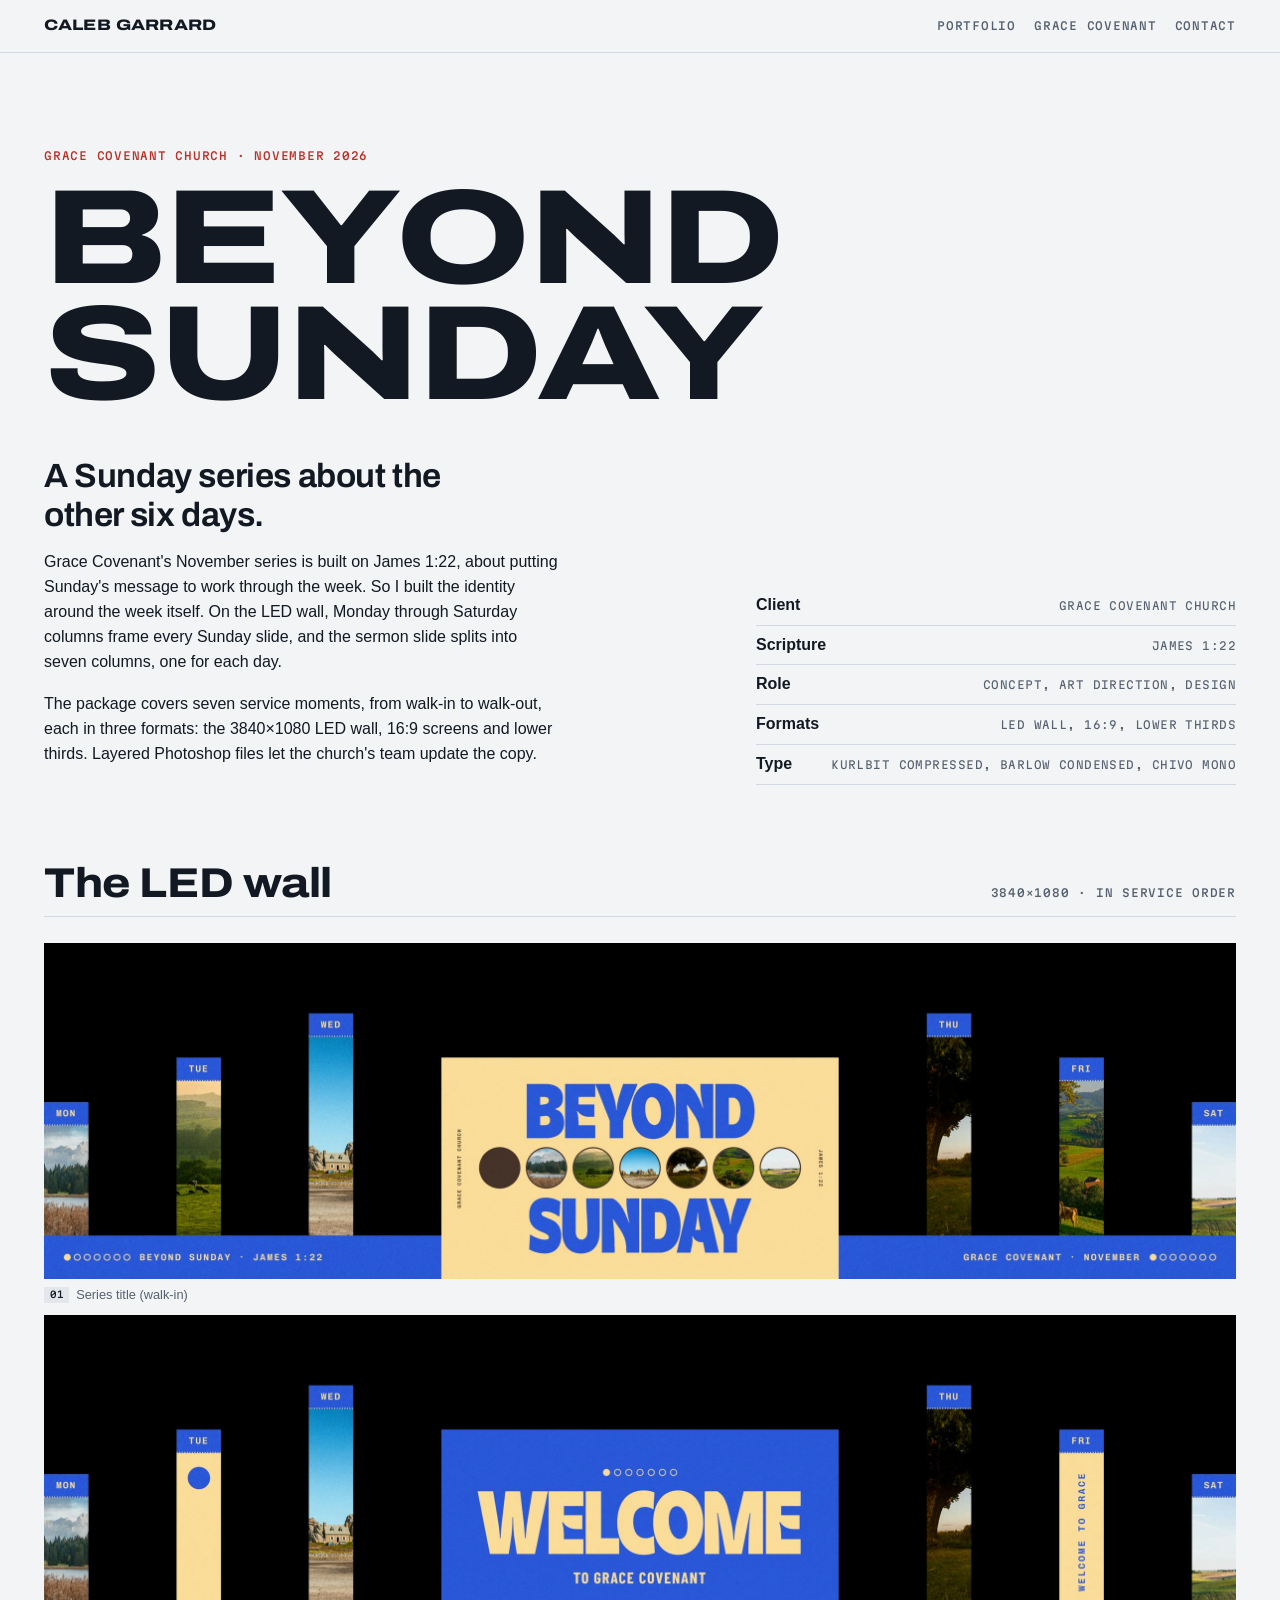
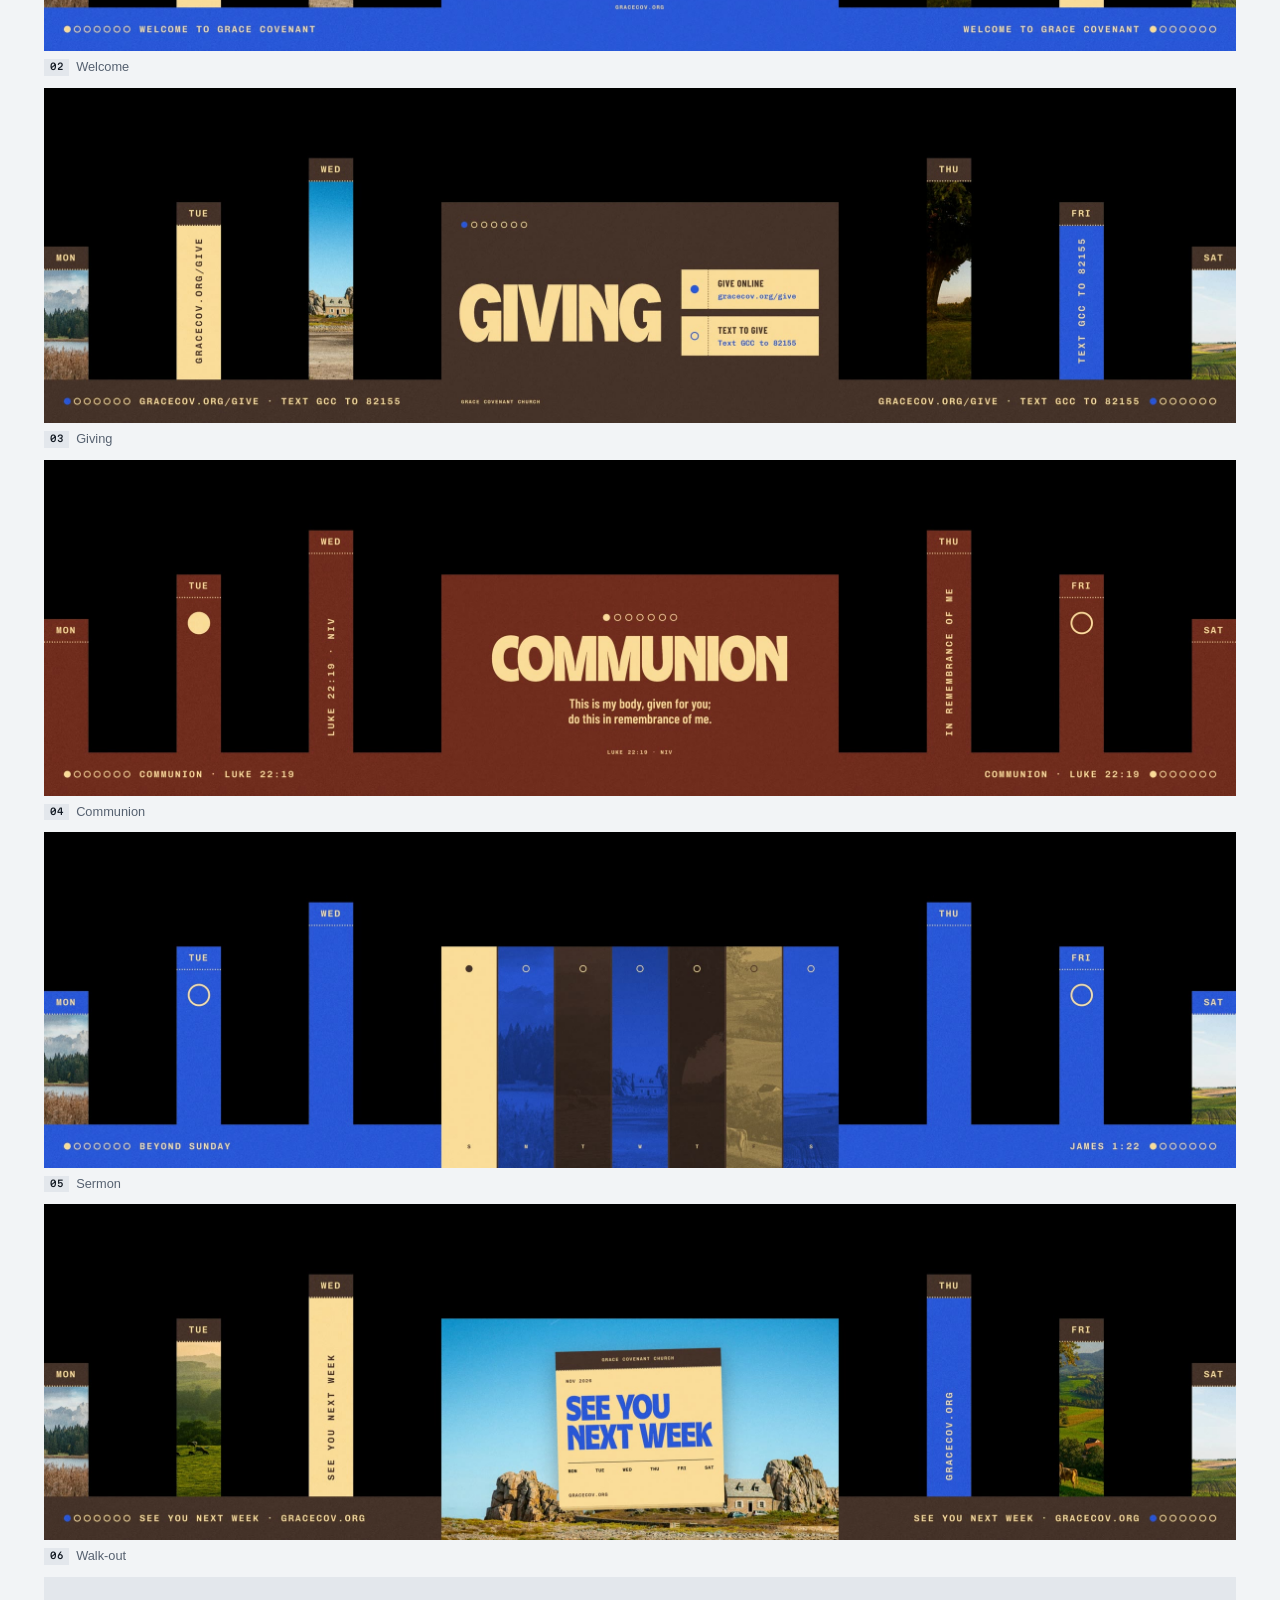
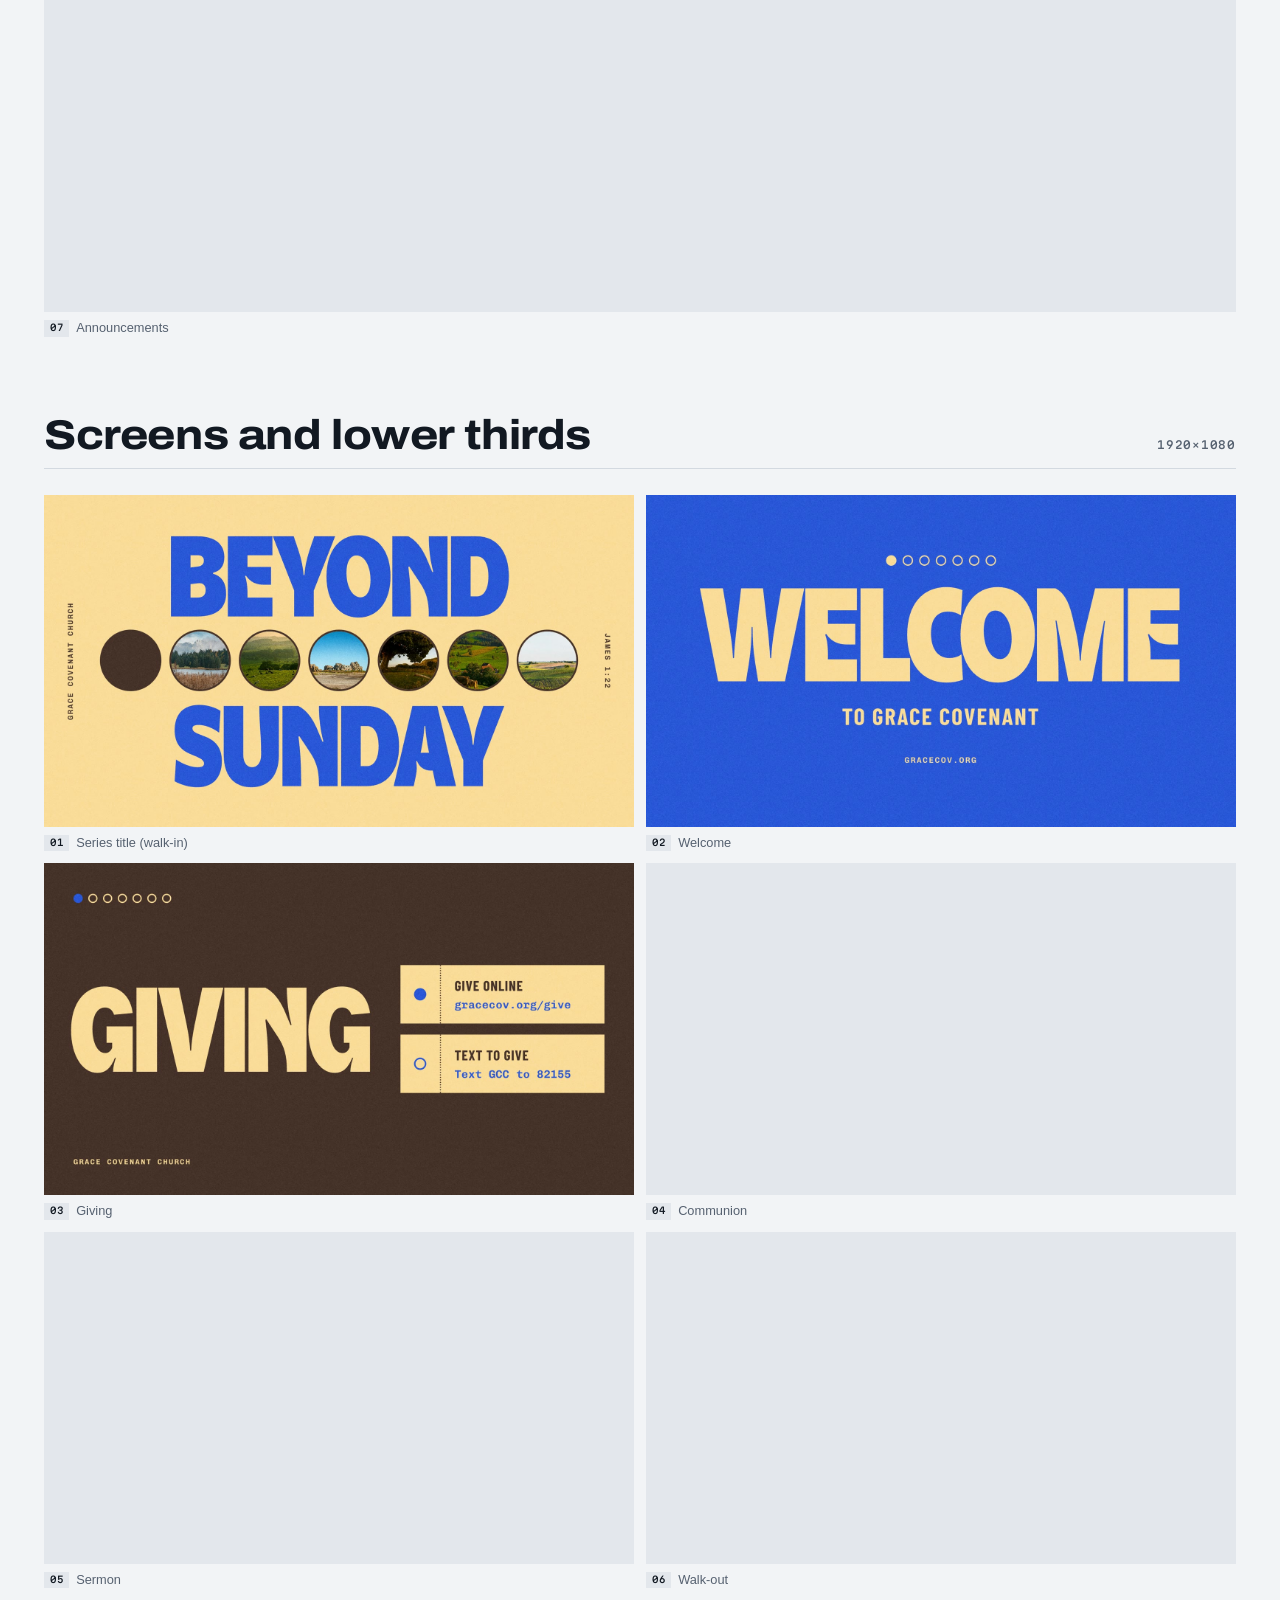
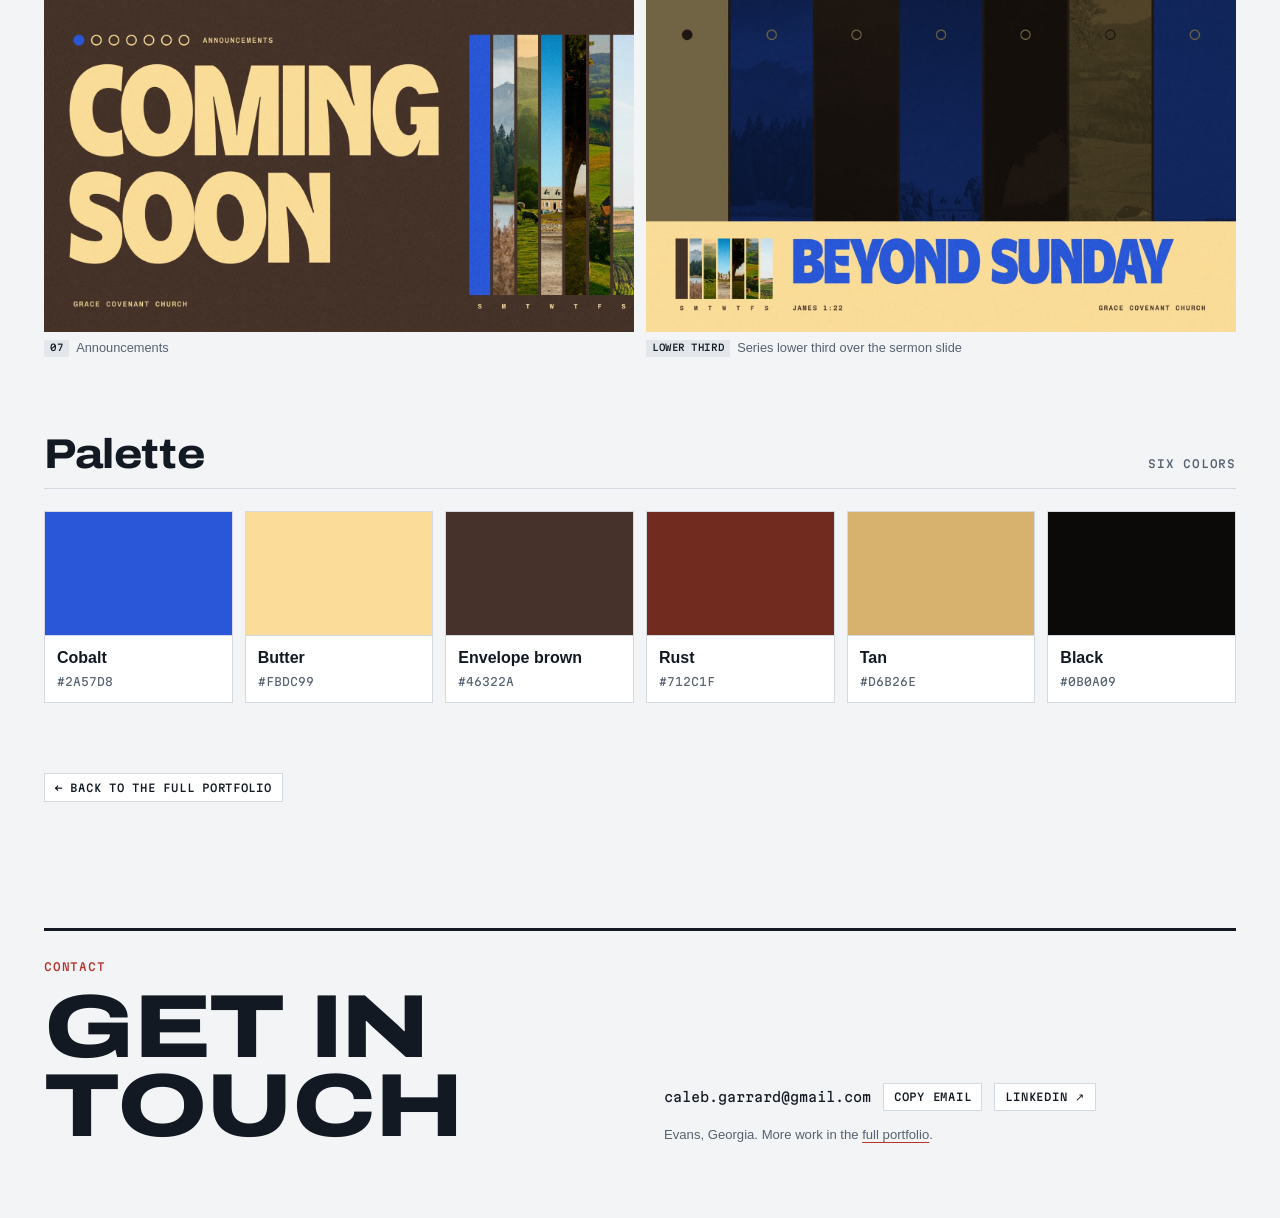
<file: beyond-sunday/index.html>
<!doctype html>
<html lang="en">
<head>
<meta charset="utf-8">
<meta name="viewport" content="width=device-width, initial-scale=1, viewport-fit=cover">
<title>Beyond Sunday · Caleb Garrard</title>
<meta name="description" content="Beyond Sunday: series identity and Sunday screens for Grace Covenant Church, designed by Caleb Garrard.">
<meta property="og:title" content="Beyond Sunday · Grace Covenant Church">
<meta property="og:description" content="Series identity and Sunday screens built on James 1:22: LED wall, 16:9 slides and lower thirds.">
<meta property="og:type" content="article">
<meta property="og:url" content="https://calebgarrard-source.github.io/beyond-sunday/">
<meta property="og:image" content="https://calebgarrard-source.github.io/assets/gcc-beyond-og.jpg">
<meta property="og:image:width" content="1200">
<meta property="og:image:height" content="628">
<meta name="twitter:card" content="summary_large_image">
<link rel="canonical" href="https://calebgarrard-source.github.io/beyond-sunday/">
<link rel="icon" type="image/png" sizes="32x32" href="../assets/favicon-32.png">
<link rel="apple-touch-icon" href="../assets/apple-touch-icon.png">
<meta name="theme-color" content="#f2f4f6" media="(prefers-color-scheme: light)">
<meta name="theme-color" content="#0e1319" media="(prefers-color-scheme: dark)">
<link rel="preconnect" href="https://fonts.googleapis.com">
<link rel="preconnect" href="https://fonts.gstatic.com" crossorigin>
<link rel="stylesheet" href="https://fonts.googleapis.com/css2?family=Archivo:wdth,wght@62..125,100..900&family=Martian+Mono:wght@400;500&display=swap">
<style>:root{color-scheme:light;padding-top:env(safe-area-inset-top,0px);padding-bottom:env(safe-area-inset-bottom,0px)}body{margin:0;font:14px/1.4 -apple-system,BlinkMacSystemFont,"Segoe UI",sans-serif}img{max-width:100%}[hidden]{display:none!important}</style>
<link rel="stylesheet" href="../site.css">
<style>
  /* The series palette is the client's own colors, shown as content, so its fills are literal. */
  .swatches {
    list-style: none; margin: 22px 0 0; padding: 0;
    display: grid; grid-template-columns: repeat(auto-fit, minmax(150px, 1fr)); gap: var(--gap);
  }
  .swatches li { border: 1px solid var(--rule); background: var(--surface); min-width: 0; }
  .swatches span { display: block; aspect-ratio: 3 / 2; border-bottom: 1px solid var(--rule); }
  .swatches b { display: block; padding: 10px 12px 0; font-weight: 600; }
  .swatches code { display: block; padding: 2px 12px 12px; font-family: var(--mono); font-size: 0.7rem; color: var(--muted); }
  .back { margin: clamp(40px, 6vw, 72px) 0 0; }
</style>
</head>
<body>

<header class="bar">
  <a class="skip" href="#top">Skip to the work</a>
  <div class="wrap">
    <a class="mark" href="../">Caleb Garrard</a>
    <nav class="label" aria-label="Sections">
      <a href="../">Portfolio</a>
      <a href="../#grace-covenant">Grace Covenant</a>
      <a href="#contact">Contact</a>
    </nav>
  </div>
</header>

<main id="top">
  <section class="hero wrap" aria-labelledby="name">
    <span class="label eyebrow">Grace Covenant Church · November 2026</span>
    <h1 id="name">Beyond Sunday</h1>
    <div class="hero-grid">
      <div class="hero-copy">
        <p class="lede">A Sunday series about the other six days.</p>
        <p>Grace Covenant's November series is built on James 1:22, about putting Sunday's message to work through the week. So I built the identity around the week itself. On the LED wall, Monday through Saturday columns frame every Sunday slide, and the sermon slide splits into seven columns, one for each day.</p>
        <p>The package covers seven service moments, from walk-in to walk-out, each in three formats: the 3840×1080 LED wall, 16:9 screens and lower thirds. Layered Photoshop files let the church's team update the copy.</p>
      </div>
      <ul class="roles spec">
        <li><b>Client</b><span>Grace Covenant Church</span></li>
        <li><b>Scripture</b><span>James 1:22</span></li>
        <li><b>Role</b><span>Concept, art direction, design</span></li>
        <li><b>Formats</b><span>LED wall, 16:9, lower thirds</span></li>
        <li><b>Type</b><span>Kurlbit Compressed, Barlow Condensed, Chivo Mono</span></li>
      </ul>
    </div>
  </section>

  <section class="wrap">
    <article class="org" aria-labelledby="led-h">
      <div class="org-head">
        <h2 id="led-h">The LED wall</h2>
        <span class="label">3840×1080 · In service order</span>
      </div>
      <div class="media"><figure class="m" style="--ar:3.5503;flex:355.0 1 calc(3.5503 * var(--row-h));max-width:calc(3.5503 * var(--row-max))"><button class="zoom" type="button" data-cap="Series title (walk-in)" aria-label="View larger: Series title (walk-in)"><img src="../assets/gcc-beyond-led-title.jpg" width="2400" height="676" alt="Series title (walk-in)" loading="lazy" decoding="async"></button><figcaption><span class="fmt">01</span>Series title (walk-in)</figcaption></figure><figure class="m" style="--ar:3.5503;flex:355.0 1 calc(3.5503 * var(--row-h));max-width:calc(3.5503 * var(--row-max))"><button class="zoom" type="button" data-cap="Welcome" aria-label="View larger: Welcome"><img src="../assets/gcc-beyond-led-02-transition.jpg" width="2400" height="676" alt="Welcome" loading="lazy" decoding="async"></button><figcaption><span class="fmt">02</span>Welcome</figcaption></figure><figure class="m" style="--ar:3.5503;flex:355.0 1 calc(3.5503 * var(--row-h));max-width:calc(3.5503 * var(--row-max))"><button class="zoom" type="button" data-cap="Giving" aria-label="View larger: Giving"><img src="../assets/gcc-beyond-led-03-giving.jpg" width="2400" height="676" alt="Giving" loading="lazy" decoding="async"></button><figcaption><span class="fmt">03</span>Giving</figcaption></figure><figure class="m" style="--ar:3.5503;flex:355.0 1 calc(3.5503 * var(--row-h));max-width:calc(3.5503 * var(--row-max))"><button class="zoom" type="button" data-cap="Communion" aria-label="View larger: Communion"><img src="../assets/gcc-beyond-led-04-communion.jpg" width="2400" height="676" alt="Communion" loading="lazy" decoding="async"></button><figcaption><span class="fmt">04</span>Communion</figcaption></figure><figure class="m" style="--ar:3.5503;flex:355.0 1 calc(3.5503 * var(--row-h));max-width:calc(3.5503 * var(--row-max))"><button class="zoom" type="button" data-cap="Sermon" aria-label="View larger: Sermon"><img src="../assets/gcc-beyond-led-05-series-blank.jpg" width="2400" height="676" alt="Sermon" loading="lazy" decoding="async"></button><figcaption><span class="fmt">05</span>Sermon</figcaption></figure><figure class="m" style="--ar:3.5503;flex:355.0 1 calc(3.5503 * var(--row-h));max-width:calc(3.5503 * var(--row-max))"><button class="zoom" type="button" data-cap="Walk-out" aria-label="View larger: Walk-out"><img src="../assets/gcc-beyond-led-06-walk-out.jpg" width="2400" height="676" alt="Walk-out" loading="lazy" decoding="async"></button><figcaption><span class="fmt">06</span>Walk-out</figcaption></figure><figure class="m" style="--ar:3.5503;flex:355.0 1 calc(3.5503 * var(--row-h));max-width:calc(3.5503 * var(--row-max))"><button class="zoom" type="button" data-cap="Announcements" aria-label="View larger: Announcements"><img src="../assets/gcc-beyond-led-07-announcements.jpg" width="2400" height="676" alt="Announcements" loading="lazy" decoding="async"></button><figcaption><span class="fmt">07</span>Announcements</figcaption></figure></div>
    </article>

    <article class="org" aria-labelledby="screens-h">
      <div class="org-head">
        <h2 id="screens-h">Screens and lower thirds</h2>
        <span class="label">1920×1080</span>
      </div>
      <div class="media"><figure class="m" style="--ar:1.7778;flex:177.8 1 calc(1.7778 * var(--row-h));max-width:calc(1.7778 * var(--row-max))"><button class="zoom" type="button" data-cap="Series title (walk-in)" aria-label="View larger: Series title (walk-in)"><img src="../assets/gcc-beyond-title.jpg" width="1600" height="900" alt="Series title (walk-in)" loading="lazy" decoding="async"></button><figcaption><span class="fmt">01</span>Series title (walk-in)</figcaption></figure><figure class="m" style="--ar:1.7778;flex:177.8 1 calc(1.7778 * var(--row-h));max-width:calc(1.7778 * var(--row-max))"><button class="zoom" type="button" data-cap="Welcome" aria-label="View larger: Welcome"><img src="../assets/gcc-beyond-02-transition.jpg" width="1600" height="900" alt="Welcome" loading="lazy" decoding="async"></button><figcaption><span class="fmt">02</span>Welcome</figcaption></figure><figure class="m" style="--ar:1.7778;flex:177.8 1 calc(1.7778 * var(--row-h));max-width:calc(1.7778 * var(--row-max))"><button class="zoom" type="button" data-cap="Giving" aria-label="View larger: Giving"><img src="../assets/gcc-beyond-03-giving.jpg" width="1600" height="900" alt="Giving" loading="lazy" decoding="async"></button><figcaption><span class="fmt">03</span>Giving</figcaption></figure><figure class="m" style="--ar:1.7778;flex:177.8 1 calc(1.7778 * var(--row-h));max-width:calc(1.7778 * var(--row-max))"><button class="zoom" type="button" data-cap="Communion" aria-label="View larger: Communion"><img src="../assets/gcc-beyond-communion.jpg" width="1600" height="900" alt="Communion" loading="lazy" decoding="async"></button><figcaption><span class="fmt">04</span>Communion</figcaption></figure><figure class="m" style="--ar:1.7778;flex:177.8 1 calc(1.7778 * var(--row-h));max-width:calc(1.7778 * var(--row-max))"><button class="zoom" type="button" data-cap="Sermon" aria-label="View larger: Sermon"><img src="../assets/gcc-beyond-05-series-blank.jpg" width="1600" height="900" alt="Sermon" loading="lazy" decoding="async"></button><figcaption><span class="fmt">05</span>Sermon</figcaption></figure><figure class="m" style="--ar:1.7778;flex:177.8 1 calc(1.7778 * var(--row-h));max-width:calc(1.7778 * var(--row-max))"><button class="zoom" type="button" data-cap="Walk-out" aria-label="View larger: Walk-out"><img src="../assets/gcc-beyond-walkout.jpg" width="1600" height="900" alt="Walk-out" loading="lazy" decoding="async"></button><figcaption><span class="fmt">06</span>Walk-out</figcaption></figure><figure class="m" style="--ar:1.7778;flex:177.8 1 calc(1.7778 * var(--row-h));max-width:calc(1.7778 * var(--row-max))"><button class="zoom" type="button" data-cap="Announcements" aria-label="View larger: Announcements"><img src="../assets/gcc-beyond-07-announcements.jpg" width="1600" height="900" alt="Announcements" loading="lazy" decoding="async"></button><figcaption><span class="fmt">07</span>Announcements</figcaption></figure><figure class="m" style="--ar:1.7778;flex:177.8 1 calc(1.7778 * var(--row-h));max-width:calc(1.7778 * var(--row-max))"><button class="zoom" type="button" data-cap="Series lower third over the sermon slide" aria-label="View larger: Series lower third over the sermon slide"><img src="../assets/gcc-beyond-lower-third.jpg" width="1600" height="900" alt="Series lower third over the sermon slide" loading="lazy" decoding="async"></button><figcaption><span class="fmt">Lower third</span>Series lower third over the sermon slide</figcaption></figure></div>
    </article>

    <article class="org" aria-labelledby="palette-h">
      <div class="org-head">
        <h2 id="palette-h">Palette</h2>
        <span class="label">Six colors</span>
      </div>
      <ul class="swatches">
        <li><span style="background:#2A57D8"></span><b>Cobalt</b><code>#2A57D8</code></li>
        <li><span style="background:#FBDC99"></span><b>Butter</b><code>#FBDC99</code></li>
        <li><span style="background:#46322A"></span><b>Envelope brown</b><code>#46322A</code></li>
        <li><span style="background:#712C1F"></span><b>Rust</b><code>#712C1F</code></li>
        <li><span style="background:#D6B26E"></span><b>Tan</b><code>#D6B26E</code></li>
        <li><span style="background:#0B0A09"></span><b>Black</b><code>#0B0A09</code></li>
      </ul>
    </article>

    <p class="back"><a class="btn" href="../#grace-covenant"><span aria-hidden="true">←</span> Back to the full portfolio</a></p>
  </section>
</main>

<footer class="foot wrap" id="contact">
  <div class="foot-grid">
    <div>
      <span class="label eyebrow">Contact</span>
      <h2>Get in touch</h2>
    </div>
    <div>
      <div class="contact-row">
        <span class="email" id="foot-email">caleb.garrard@gmail.com</span>
        <button class="btn" type="button" id="copy-foot" data-copy="caleb.garrard@gmail.com" data-target="foot-email">Copy email</button>
        <a class="btn" href="https://www.linkedin.com/in/caleb-garrard-7bb913140" target="_blank" rel="noopener">LinkedIn <span aria-hidden="true">↗</span></a>
      </div>
      <p class="small">Evans, Georgia. More work in the <a href="../">full portfolio</a>.</p>
    </div>
  </div>
</footer>

<dialog id="viewer" aria-labelledby="viewer-cap">
  <div class="viewer-bar">
    <p class="viewer-cap" id="viewer-cap"></p>
    <span class="viewer-count" id="viewer-count"></span>
    <button type="button" class="vbtn" id="viewer-close">Close</button>
  </div>
  <div class="viewer-stage"><img id="viewer-img" alt=""></div>
  <div class="viewer-nav">
    <button type="button" class="vbtn" id="viewer-prev"><span aria-hidden="true">←</span> Previous</button>
    <button type="button" class="vbtn" id="viewer-next">Next <span aria-hidden="true">→</span></button>
  </div>
</dialog>

<script>
  // Copy buttons: clipboard when allowed, otherwise select the address so it can be copied by hand.
  document.querySelectorAll("[data-copy]").forEach((btn) => {
    btn.setAttribute("aria-live", "polite");
    btn.addEventListener("click", () => {
      const done = (label) => {
        btn.textContent = label;
        setTimeout(() => { btn.textContent = "Copy email"; }, 2000);
      };
      const selectIt = () => {
        const el = document.getElementById(btn.dataset.target);
        const range = document.createRange();
        range.selectNodeContents(el);
        const sel = window.getSelection();
        sel.removeAllRanges();
        sel.addRange(range);
        done("Selected");
      };
      try {
        navigator.clipboard.writeText(btn.dataset.copy).then(() => done("Copied"), selectIt);
      } catch (e) {
        selectIt();
      }
    });
  });

  // Image viewer: opens the full-size image, steps through the pieces in the same gallery.
  (() => {
    const dlg = document.getElementById("viewer");
    if (!dlg || typeof dlg.showModal !== "function") return;
    const img = document.getElementById("viewer-img");
    const cap = document.getElementById("viewer-cap");
    const count = document.getElementById("viewer-count");
    const prev = document.getElementById("viewer-prev");
    const next = document.getElementById("viewer-next");
    let group = [];
    let i = 0;
    const show = () => {
      const thumb = group[i].querySelector("img");
      img.src = thumb.currentSrc || thumb.src;
      img.alt = thumb.alt;
      cap.textContent = group[i].dataset.cap;
      count.textContent = group.length > 1 ? `${i + 1} / ${group.length}` : "";
      prev.hidden = next.hidden = group.length < 2;
    };
    const step = (d) => { i = (i + d + group.length) % group.length; show(); };
    document.addEventListener("click", (e) => {
      const b = e.target.closest(".zoom");
      if (!b) return;
      group = [...b.closest(".media").querySelectorAll(".zoom")];
      i = group.indexOf(b);
      show();
      dlg.showModal();
    });
    prev.addEventListener("click", () => step(-1));
    next.addEventListener("click", () => step(1));
    document.getElementById("viewer-close").addEventListener("click", () => dlg.close());
    dlg.addEventListener("keydown", (e) => {
      if (e.key === "ArrowLeft") step(-1);
      if (e.key === "ArrowRight") step(1);
    });
    dlg.addEventListener("click", (e) => { if (e.target === dlg) dlg.close(); });
    dlg.addEventListener("close", () => img.removeAttribute("src"));
  })();
</script>
</body>
</html>
</file>
<file: site.css>
/* Layout: a spec book. Sticky index bar; a hero with the thesis and a strip of work at its real formats;
     three bands (Match days, Sundays, Build days); every project pairs a spec header with justified
     media rows that keep each piece at its true aspect ratio and label its format. */
  :root {
    --paper: #f2f4f6;
    --surface: #ffffff;
    --ink: #121922;
    --muted: #566170;
    --rule: #d3d9e0;
    --accent: #b8322a;
    --chip: #e3e7ec;
    --scrim: rgba(9, 12, 16, 0.96);
    --scrim-ink: #f1f4f7;
    --scrim-line: rgba(241, 244, 247, 0.35);
    --display: "Archivo", "Helvetica Neue", Helvetica, Arial, sans-serif;
    --body: "Helvetica Neue", Helvetica, Arial, sans-serif;
    --mono: "Martian Mono", ui-monospace, "SF Mono", Menlo, Consolas, monospace;
    --row-h: 300px;
    --row-max: 400px;
    --gap: 12px;
    --gutter-x: clamp(16px, 4vw, 44px);
  }
  @media (prefers-color-scheme: dark) {
    :root:not([data-theme="light"]) {
      --paper: #0e1319; --surface: #151c24; --ink: #e8ecf1; --muted: #9ba7b5;
      --rule: #28323d; --accent: #e8503c; --chip: #1e2731; color-scheme: dark;
    }
  }
  :root[data-theme="dark"] {
    --paper: #0e1319; --surface: #151c24; --ink: #e8ecf1; --muted: #9ba7b5;
    --rule: #28323d; --accent: #e8503c; --chip: #1e2731; color-scheme: dark;
  }

  *, *::before, *::after { box-sizing: border-box; }
  html { scroll-behavior: smooth; -webkit-text-size-adjust: 100%; }
  @media (prefers-reduced-motion: reduce) { html { scroll-behavior: auto; } }
  body {
    background: var(--paper); color: var(--ink);
    font-family: var(--body); font-size: 16px; line-height: 1.55;
    -webkit-font-smoothing: antialiased;
  }
  body::before {
    content: ""; position: fixed; inset: 0 0 auto; height: env(safe-area-inset-top, 0px);
    z-index: 10; background: var(--paper);
  }
  .wrap {
    max-width: 1280px; margin-inline: auto;
    padding-left: max(var(--gutter-x), env(safe-area-inset-left, 0px));
    padding-right: max(var(--gutter-x), env(safe-area-inset-right, 0px));
  }
  [id] { scroll-margin-top: 76px; }
  a { color: inherit; text-decoration-color: var(--accent); text-decoration-thickness: 1px; text-underline-offset: 3px; }
  a:hover { color: var(--accent); }
  :focus-visible { outline: 2px solid var(--accent); outline-offset: 3px; }
  ::selection { background: var(--accent); color: var(--paper); }
  .skip { position: absolute; left: 12px; top: -60px; z-index: 20; padding: 10px 12px; background: var(--ink); color: var(--paper); text-decoration: none; font-family: var(--mono); font-size: 0.7rem; letter-spacing: 0.07em; text-transform: uppercase; }
  .skip:focus { top: calc(env(safe-area-inset-top, 0px) + 8px); }
  .skip:hover { color: var(--paper); }
  h1, h2, h3, h4 { text-wrap: balance; }
  p, dd, figcaption, .cap { text-wrap: pretty; }

  .label {
    font-family: var(--mono); font-size: 0.68rem; font-weight: 500;
    letter-spacing: 0.07em; text-transform: uppercase;
  }

  /* Index bar */
  .bar { position: sticky; top: env(safe-area-inset-top, 0px); z-index: 5; background: var(--paper); border-bottom: 1px solid var(--rule); }
  .bar .wrap { display: flex; align-items: center; justify-content: space-between; gap: 6px 20px; min-height: 52px; padding-block: 8px; }
  .mark {
    font-family: var(--display); font-stretch: 125%; font-weight: 800; font-size: 0.95rem;
    letter-spacing: 0.01em; text-transform: uppercase; text-decoration: none; white-space: nowrap;
  }
  .bar nav { display: flex; flex-wrap: wrap; justify-content: flex-end; gap: 2px 18px; }
  .bar nav a { color: var(--muted); text-decoration: none; padding-block: 4px; }
  .bar nav a:hover { color: var(--accent); }

  /* Hero */
  .hero { padding-block: clamp(36px, 7vw, 92px) 0; }
  .eyebrow { color: var(--accent); }
  h1 {
    font-family: var(--display); font-stretch: 125%; font-weight: 800;
    font-size: clamp(2.6rem, 10.5vw, 9rem); line-height: 0.86; letter-spacing: -0.015em;
    text-transform: uppercase; margin: 14px 0 0;
  }
  .hero-grid {
    display: grid; grid-template-columns: minmax(0, 1.35fr) minmax(0, 1fr);
    gap: 28px clamp(28px, 5vw, 80px); align-items: end; margin-top: clamp(22px, 3.5vw, 44px);
  }
  .lede {
    font-family: var(--display); font-weight: 650; font-size: clamp(1.4rem, 2.7vw, 2.1rem);
    line-height: 1.16; letter-spacing: -0.012em; max-width: 24ch; margin: 0 0 16px;
  }
  .hero-copy > p:not(.lede) { margin: 0 0 18px; max-width: 58ch; }
  .contact-row { display: flex; flex-wrap: wrap; align-items: center; gap: 10px 12px; }
  .email { font-family: var(--mono); font-size: 0.82rem; -webkit-user-select: all; user-select: all; overflow-wrap: anywhere; }
  .btn {
    font-family: var(--mono); font-size: 0.66rem; font-weight: 500; letter-spacing: 0.07em; text-transform: uppercase;
    color: var(--ink); background: var(--surface); border: 1px solid var(--rule); padding: 7px 10px;
    cursor: pointer; text-decoration: none; line-height: 1.2;
  }
  .btn:hover { border-color: var(--accent); color: var(--accent); }
  .proof { margin: 0; display: grid; grid-template-columns: minmax(0, 1fr); }
  .proof div {
    border-top: 1px solid var(--rule); padding: 12px 0; min-width: 0;
    display: grid; grid-template-columns: 9.5rem minmax(0, 1fr); gap: 14px; align-items: baseline;
  }
  .proof dt {
    font-family: var(--display); font-stretch: 125%; font-weight: 800; font-size: clamp(1.6rem, 2.6vw, 2.2rem);
    line-height: 1; font-variant-numeric: tabular-nums;
  }
  .proof dd { margin: 0; font-size: 0.86rem; line-height: 1.35; color: var(--muted); }

  /* Media rows: flex-grow and basis are proportional to each piece's aspect ratio (set inline),
     so every piece in a row lands at the same height; max-width caps very tall rows. */
  .media { display: flex; flex-wrap: wrap; gap: var(--gap); align-items: flex-start; }
  .m { margin: 0; min-width: 0; }
  .m img, .m video { display: block; width: 100%; height: auto; background: var(--chip); }
  .m video { aspect-ratio: var(--ar); object-fit: cover; }
  .m figcaption, .strip .cap { display: block; margin-top: 7px; font-size: 0.8rem; line-height: 1.35; color: var(--muted); }
  .fmt {
    display: inline-block; font-family: var(--mono); font-size: 0.58rem; font-weight: 500;
    letter-spacing: 0.06em; text-transform: uppercase; color: var(--ink); background: var(--chip);
    padding: 2px 6px; margin-right: 7px; vertical-align: 1px; white-space: nowrap;
  }
  .zoom { display: block; width: 100%; padding: 0; border: 0; background: none; cursor: zoom-in; }
  .zoom img { transition: opacity 0.2s; }
  .zoom:hover img { opacity: 0.9; }
  .strip { margin-top: clamp(32px, 5vw, 60px); --row-h: 270px; --row-max: 400px; }
  .strip a { text-decoration: none; color: inherit; }
  .strip img { display: block; width: 100%; height: auto; background: var(--chip); }
  .strip a:hover .cap { color: var(--accent); }
  /* Per-gallery sizing: two-piece galleries may grow taller; wide-only galleries sit lower. */
  .media.big { --row-max: 520px; }
  .media.huge { --row-max: 640px; }
  .media.tight { --row-h: 250px; }

  /* Bands */
  .world { margin-top: clamp(64px, 9vw, 120px); }
  .world-head {
    border-top: 3px solid var(--ink); padding-top: clamp(18px, 2.5vw, 28px);
    display: grid; grid-template-columns: minmax(0, 1.4fr) minmax(0, 1fr); gap: 16px 48px; align-items: end;
  }
  .world-head .label { display: block; color: var(--accent); margin-bottom: 12px; }
  .world-head h2, .foot h2 {
    font-family: var(--display); font-stretch: 125%; font-weight: 800; font-size: clamp(2.5rem, 7vw, 6rem);
    line-height: 0.88; letter-spacing: -0.015em; text-transform: uppercase; margin: 0;
  }
  .world-head p { margin: 0; max-width: 46ch; color: var(--muted); font-size: 1.02rem; }

  /* Organizations */
  .org { margin-top: clamp(44px, 6vw, 84px); }
  .org-head {
    display: flex; flex-wrap: wrap; align-items: baseline; justify-content: space-between;
    gap: 6px 24px; padding-bottom: 12px; border-bottom: 1px solid var(--rule);
  }
  .org-head h2, .org-head h3 {
    font-family: var(--display); font-stretch: 112%; font-weight: 760; font-size: clamp(1.6rem, 3.4vw, 2.6rem);
    line-height: 1.02; letter-spacing: -0.01em; margin: 0;
  }
  .org-head .label { color: var(--muted); }
  .org-intro { display: grid; grid-template-columns: minmax(0, 1fr) minmax(0, 1.4fr); gap: 20px 48px; margin-top: 18px; }
  .org-intro p { margin: 0 0 10px; max-width: 64ch; }
  .org > .media { margin-top: 26px; }
  .roles { list-style: none; margin: 0; padding: 0; display: grid; gap: 7px; align-content: start; }
  .roles li {
    display: flex; flex-wrap: wrap; justify-content: space-between; align-items: baseline;
    gap: 2px 16px; border-bottom: 1px solid var(--rule); padding-bottom: 7px;
  }
  .roles b { font-weight: 600; }
  .roles span { font-family: var(--mono); font-size: 0.68rem; letter-spacing: 0.04em; color: var(--muted); font-variant-numeric: tabular-nums; margin-left: auto; text-align: right; text-wrap: balance; }
  .roles.spec span { text-transform: uppercase; }
  .links { display: flex; flex-wrap: wrap; gap: 8px 18px; margin-top: 2px; }
  .links a { color: var(--accent); text-decoration: none; padding-block: 4px; }
  .links a:hover { text-decoration: underline; }
  .stats { display: grid; grid-template-columns: repeat(auto-fit, minmax(170px, 1fr)); gap: 16px 24px; margin: 26px 0 0; }
  .stats div { border-top: 2px solid var(--ink); padding-top: 10px; min-width: 0; }
  .stats dt, .event dt {
    font-family: var(--display); font-stretch: 125%; font-weight: 800; line-height: 1; font-variant-numeric: tabular-nums;
  }
  .stats dt { font-size: clamp(1.5rem, 2.6vw, 2.1rem); }
  .stats dd, .event dd { margin: 6px 0 0; font-size: 0.84rem; color: var(--muted); line-height: 1.35; }
  .source { font-size: 0.76rem; color: var(--muted); margin: 12px 0 0; }
  .source a { display: inline-block; padding-block: 4px; margin-block: -4px; }
  .nowrap { white-space: nowrap; }

  /* Projects */
  .project { margin-top: clamp(32px, 4.5vw, 56px); }
  .project-head { display: grid; grid-template-columns: minmax(0, 1fr) minmax(0, 1.9fr); gap: 10px 48px; margin-bottom: 16px; }
  .project-head h4 {
    font-family: var(--display); font-weight: 720; font-size: clamp(1.15rem, 1.8vw, 1.4rem);
    line-height: 1.15; letter-spacing: -0.005em; margin: 0;
  }
  .when { display: block; margin-top: 8px; color: var(--muted); }
  .project-head p { margin: 0 0 8px; max-width: 66ch; }
  .credit { font-size: 0.78rem; color: var(--muted); }

  /* League events */
  .events { display: grid; grid-template-columns: repeat(auto-fit, minmax(260px, 1fr)); gap: var(--gap); margin-top: 24px; }
  .event { background: var(--surface); border: 1px solid var(--rule); padding: 20px; display: flex; flex-direction: column; gap: 14px; min-width: 0; }
  .event .when { margin-top: 0; }
  .event h4 { font-family: var(--display); font-weight: 720; font-size: 1.15rem; line-height: 1.2; margin: 0; }
  .event dl { margin: 0; display: grid; gap: 14px; }
  .event dt { font-size: 1.9rem; }
  .event dt.lead { color: var(--accent); }
  .event .source { margin-top: auto; padding-top: 4px; }

  /* Smaller notes */
  .also { display: grid; grid-template-columns: repeat(auto-fit, minmax(280px, 1fr)); gap: 24px 48px; margin-top: clamp(44px, 6vw, 76px); }
  .also section { border-top: 1px solid var(--rule); padding-top: 14px; min-width: 0; }
  .also h3 { font-family: var(--display); font-stretch: 112%; font-weight: 740; font-size: 1.3rem; line-height: 1.1; margin: 0; }
  .also .label { display: block; margin-top: 8px; color: var(--muted); }
  .also p { margin: 10px 0 0; max-width: 62ch; }

  /* Footer */
  .foot { margin-top: clamp(72px, 10vw, 136px); padding-block: 0 clamp(40px, 6vw, 72px); }
  .foot-grid {
    border-top: 3px solid var(--ink); padding-top: clamp(18px, 2.5vw, 28px);
    display: grid; grid-template-columns: minmax(0, 1fr) minmax(0, 1fr); gap: 20px 48px; align-items: end;
  }
  .foot .eyebrow { display: block; margin-bottom: 12px; }
  .foot .small { font-size: 0.82rem; color: var(--muted); margin: 14px 0 0; }
  .credits { margin-top: 36px !important; }

  /* Image viewer */
  #viewer {
    position: fixed; inset: 0; width: 100%; height: 100%; max-width: none; max-height: none; margin: 0; border: 0;
    padding: max(12px, env(safe-area-inset-top, 0px)) max(16px, env(safe-area-inset-right, 0px))
             max(12px, env(safe-area-inset-bottom, 0px)) max(16px, env(safe-area-inset-left, 0px));
    background: var(--scrim); color: var(--scrim-ink);
  }
  #viewer[open] { display: flex; flex-direction: column; gap: 10px; }
  #viewer::backdrop { background: transparent; }
  .viewer-bar { display: flex; align-items: center; gap: 12px; }
  .viewer-cap { margin: 0; font-size: 0.9rem; min-width: 0; flex: 1; }
  .viewer-count { font-family: var(--mono); font-size: 0.68rem; opacity: 0.75; }
  .viewer-stage { flex: 1; min-height: 0; display: flex; align-items: center; justify-content: center; }
  #viewer-img { display: block; max-width: 100%; max-height: 100%; width: auto; height: auto; object-fit: contain; }
  .viewer-nav { display: flex; justify-content: space-between; gap: 12px; }
  .vbtn {
    font-family: var(--mono); font-size: 0.66rem; font-weight: 500; letter-spacing: 0.07em; text-transform: uppercase;
    color: var(--scrim-ink); background: transparent; border: 1px solid var(--scrim-line); padding: 9px 12px; cursor: pointer;
  }
  .vbtn:hover { border-color: var(--scrim-ink); }
  .vbtn:focus-visible { outline-color: var(--scrim-ink); }

  @media (max-width: 880px) {
    .hero-grid { grid-template-columns: minmax(0, 1fr); }
    .proof { grid-template-columns: repeat(3, minmax(0, 1fr)); gap: 14px; }
    .proof div { display: block; padding-bottom: 0; }
    .proof dt { font-size: clamp(1.2rem, 5.4vw, 1.9rem); }
    .proof dd { margin-top: 8px; font-size: 0.78rem; }
  }
  @media (max-width: 800px) {
    :root { --row-h: 160px; --row-max: 440px; }
    .strip { --row-h: 140px; --row-max: 300px; }
    .media.tight { --row-h: 160px; }
    .world-head, .org-intro, .project-head, .foot-grid { grid-template-columns: minmax(0, 1fr); }
  }
  @media (max-width: 720px) {
    .mark { display: none; }
    .bar nav { justify-content: flex-start; gap: 2px 14px; }
  }
  @media (max-width: 600px) {
    :root { --gap: 8px; }
    .bar .wrap { padding-block: 2px; }
    .bar nav { flex: 1; display: grid; grid-template-columns: repeat(3, auto); justify-content: space-between; gap: 8px 12px; padding-block: 2px; }
    .bar nav a { padding-block: 6px; }
    [id] { scroll-margin-top: 88px; }
    .btn { padding: 10px 12px; }
    .media { row-gap: 18px; }
  }
</file>
